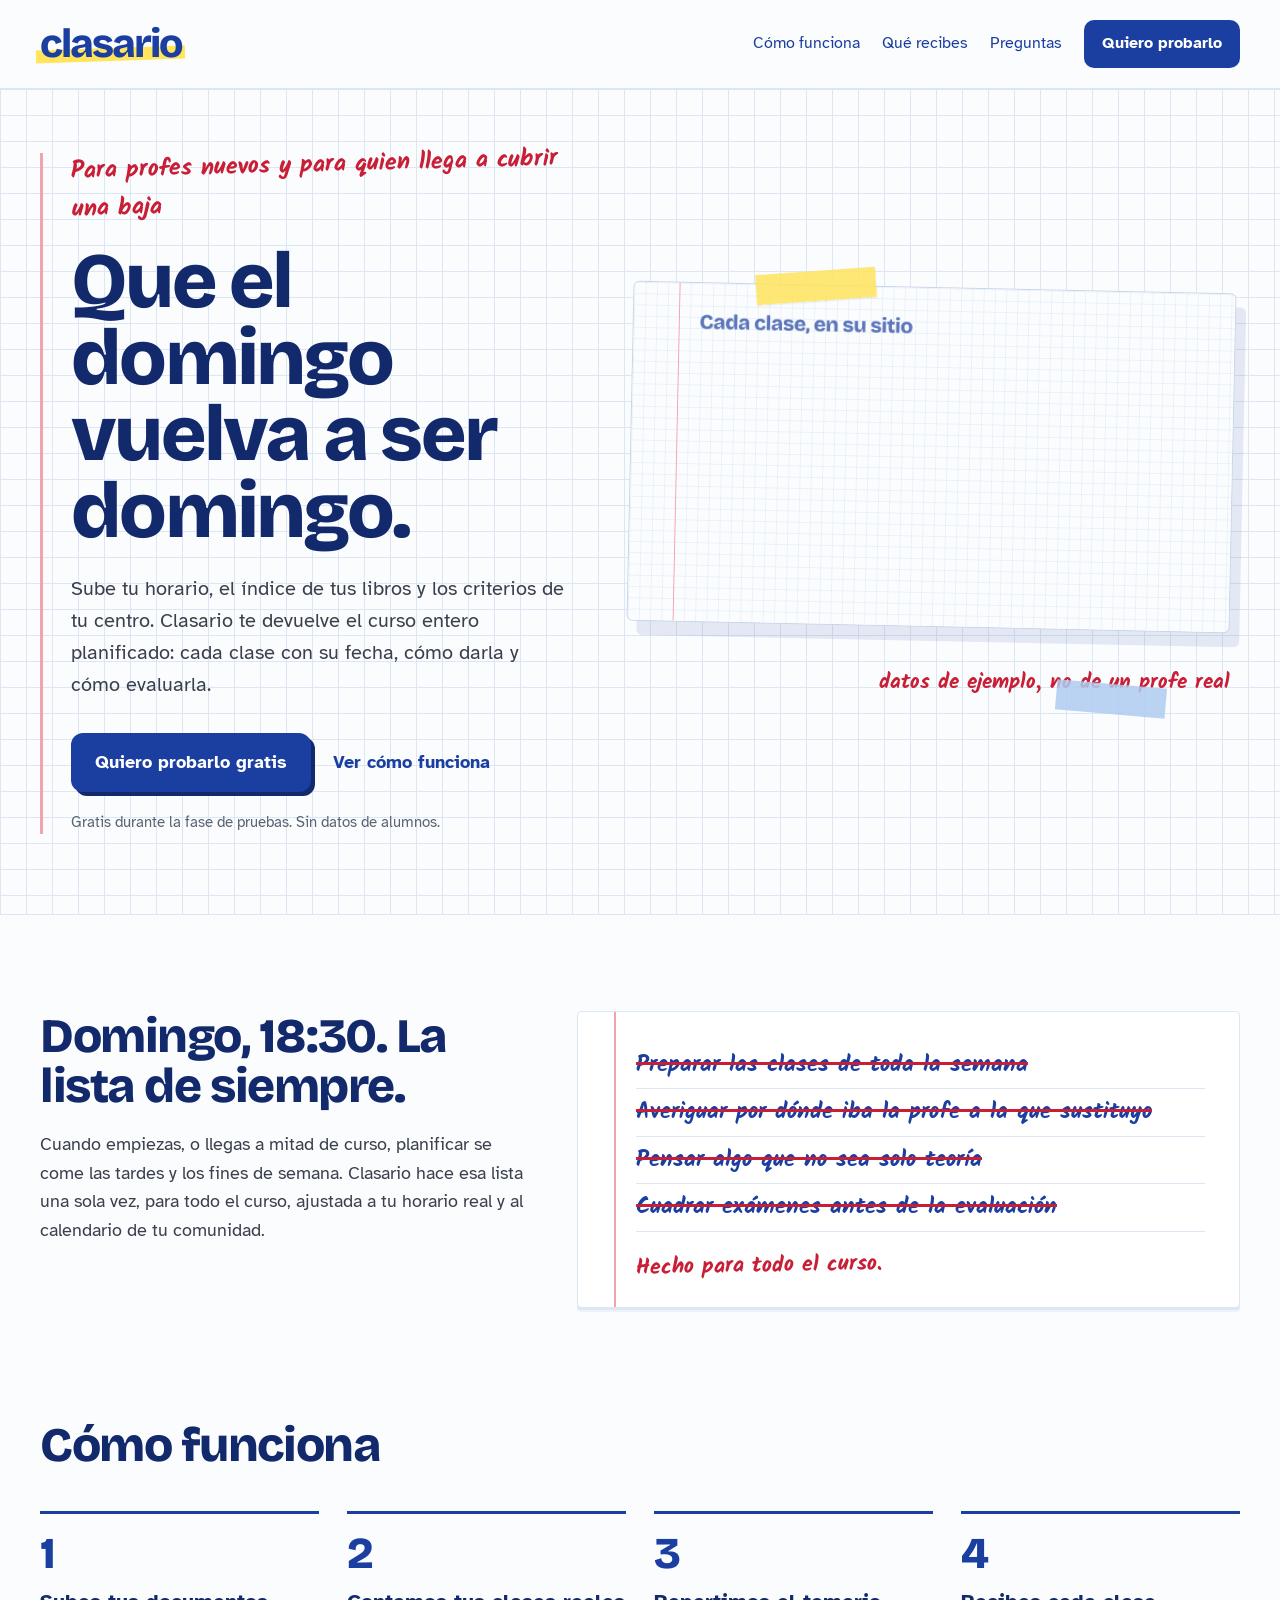
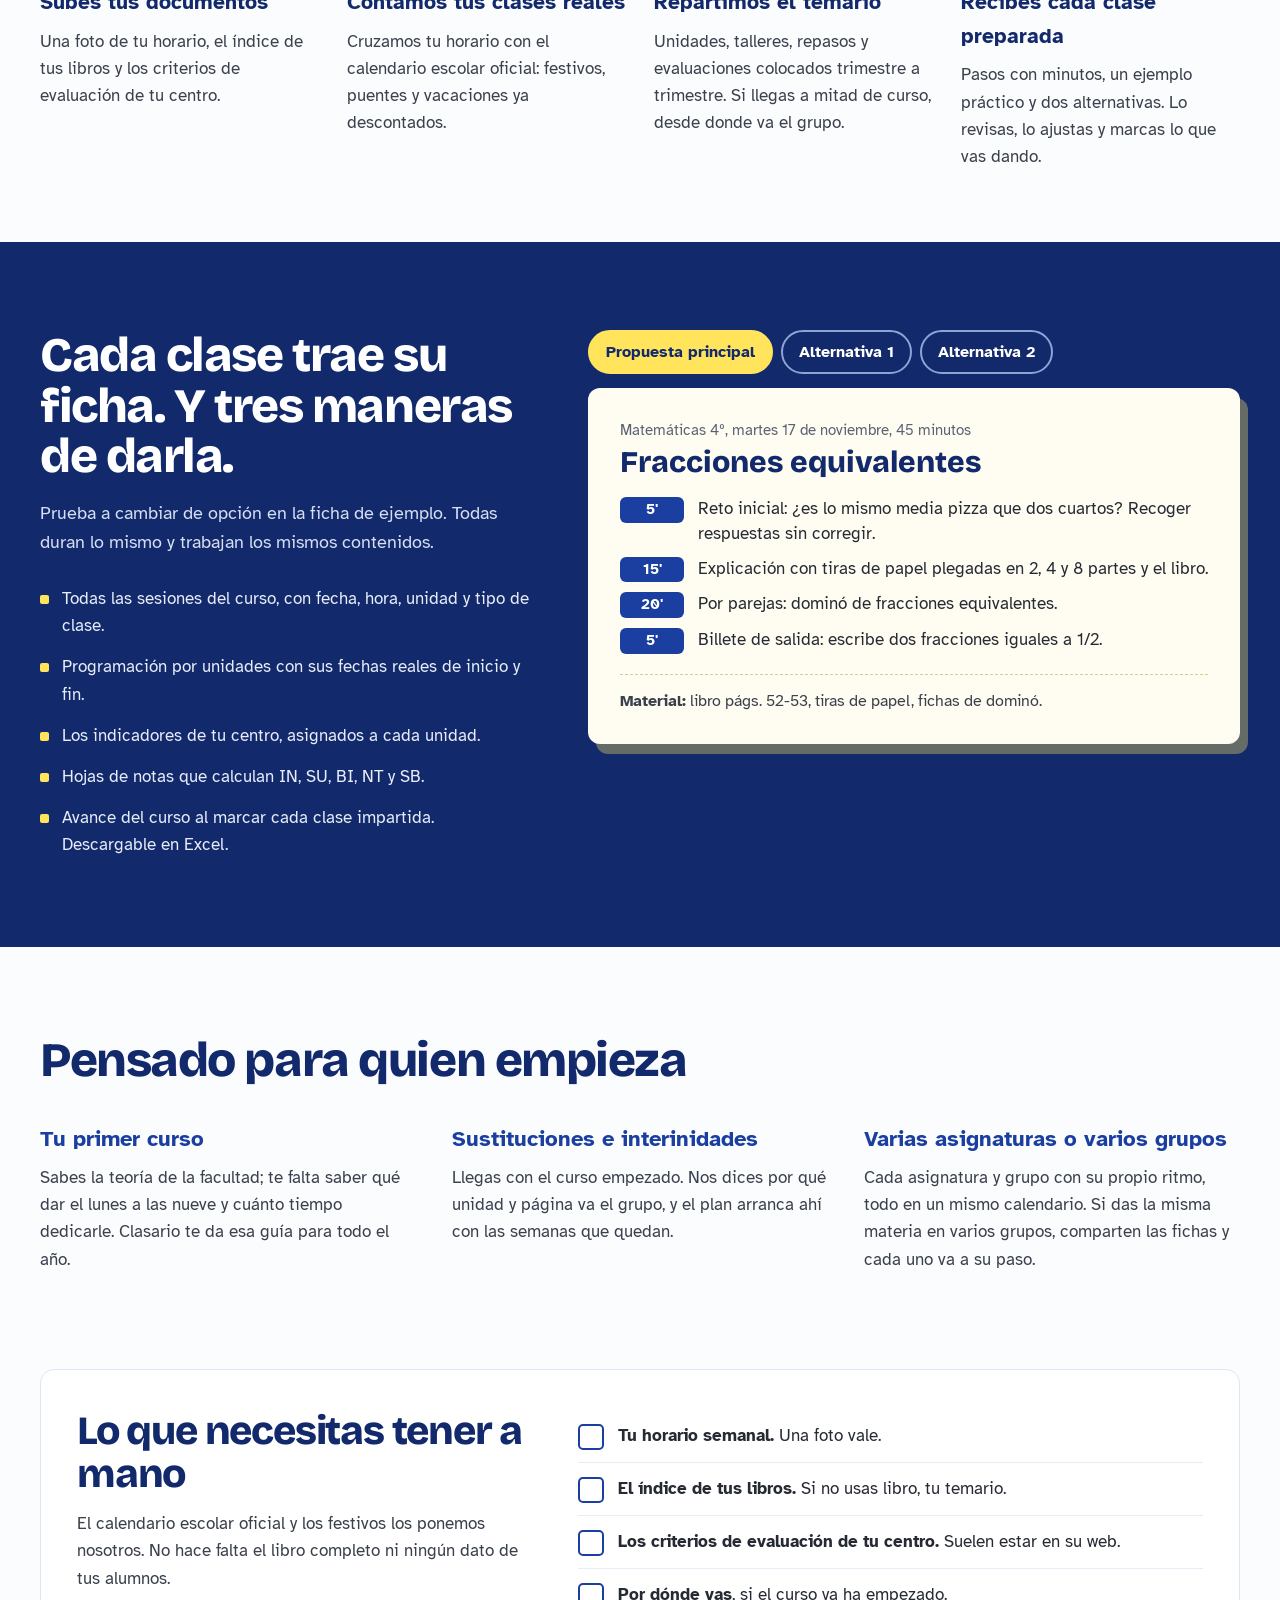
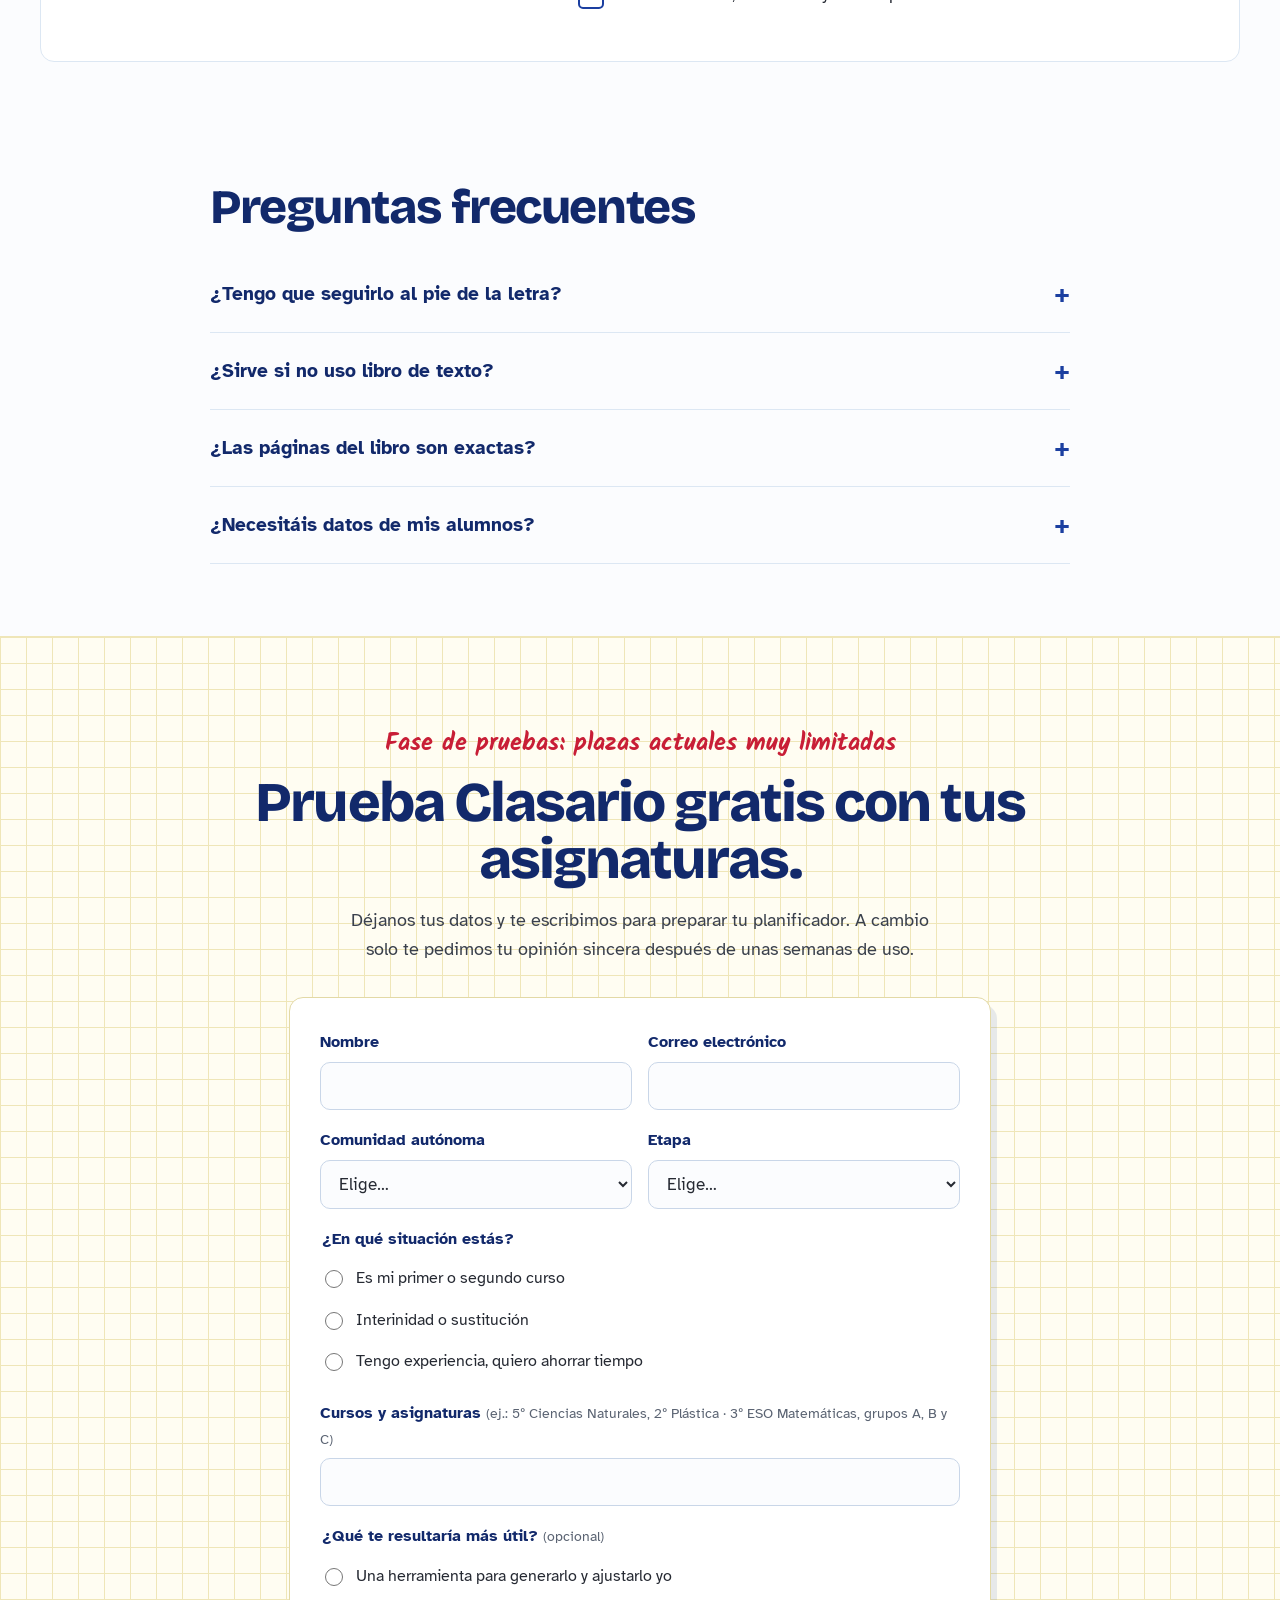
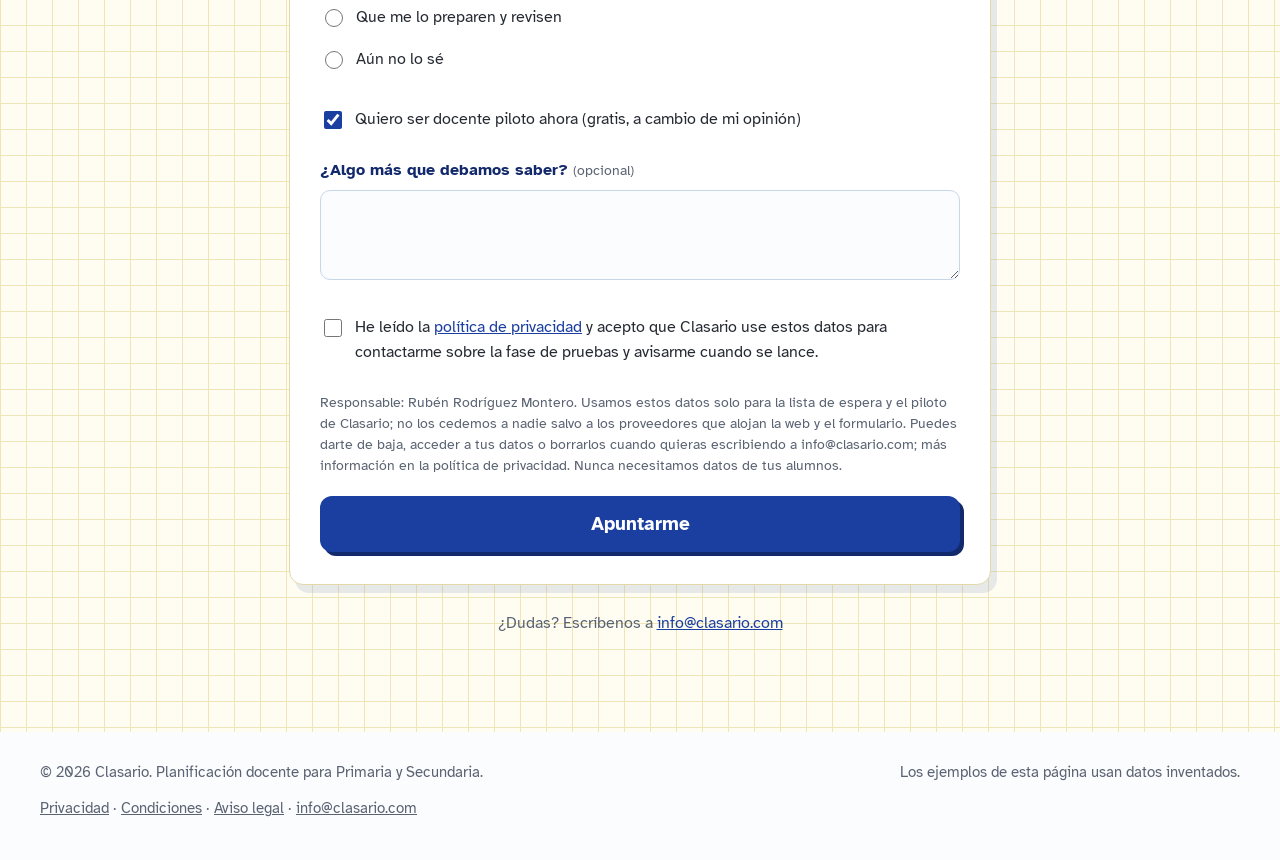
<file: index.html>
<!doctype html>
<html lang="es">
<head>
<meta charset="utf-8">
<meta name="viewport" content="width=device-width, initial-scale=1">
<title>Clasario · tu curso planificado sesión a sesión</title>
<meta name="description" content="Clasario planifica tu curso entero a partir de tu horario, el índice de tus libros y los criterios de tu centro. Para docentes noveles, interinos y sustitutos de Primaria y Secundaria.">
<meta property="og:title" content="Clasario · Que el domingo vuelva a ser domingo">
<meta property="og:description" content="Tu curso, planificado sesión a sesión. Fase de pruebas gratuita para docentes de Primaria y Secundaria.">
<meta property="og:image" content="https://clasario.com/assets/poster.jpg">
<meta property="og:url" content="https://clasario.com/">
<meta property="og:type" content="website">
<meta property="og:locale" content="es_ES">
<meta property="og:site_name" content="Clasario">
<meta property="og:image:width" content="1280">
<meta property="og:image:height" content="720">
<meta property="og:image:alt" content="Planificador de Clasario con las sesiones del curso">
<meta name="twitter:card" content="summary_large_image">
<link rel="canonical" href="https://clasario.com/">
<link rel="icon" href="assets/favicon.svg" type="image/svg+xml">
<link rel="preload" href="assets/fonts/bricolage-grotesque-latin-800-normal.woff2" as="font" type="font/woff2" crossorigin>
<link rel="stylesheet" href="assets/clasario.css">
</head>
<body>
<div style="font-size: 18px; line-height: 1.6">

  <!-- NAV -->
  <header style="max-width: 1200px; margin: 0 auto; padding: 20px 24px; display: flex; flex-wrap: wrap; gap: 16px; align-items: center; justify-content: space-between">
    <a href="#inicio" aria-label="Clasario, inicio" style="text-decoration: none; position: relative; display: inline-block; font-family: 'Bricolage Grotesque', sans-serif; font-weight: 800; font-size: 40px; line-height: 1; letter-spacing: -0.05em; color: #1B3FA0">
      <span style="position: absolute; left: -4px; right: -4px; bottom: 3px; height: 13px; background: #FFE45C; transform: rotate(-2deg); z-index: 0"></span>
      <span style="position: relative">clasario</span>
    </a>
    <nav aria-label="Principal" style="display: flex; flex-wrap: wrap; gap: 8px 22px; align-items: center; font-size: 16px">
      <a href="#como" style="text-decoration: none">Cómo funciona</a>
      <a href="#recibes" style="text-decoration: none">Qué recibes</a>
      <a href="#preguntas" style="text-decoration: none">Preguntas</a>
      <a href="#apuntate" style="text-decoration: none; background: #1B3FA0; color: #FFFFFF; font-weight: 700; padding: 11px 18px; border-radius: 10px; min-height: 44px; box-sizing: border-box; display: inline-flex; align-items: center">Quiero probarlo</a>
    </nav>
  </header>

  <!-- HERO on squared paper -->
  <section id="inicio" style="background-color: #FBFCFE; background-image: linear-gradient(#DCE7F3 1px, transparent 1px), linear-gradient(90deg, #DCE7F3 1px, transparent 1px); background-size: 26px 26px; border-top: 1px solid #DCE7F3; border-bottom: 1px solid #DCE7F3">
    <div style="max-width: 1200px; margin: 0 auto; padding: 64px 24px 80px; display: flex; flex-wrap: wrap; gap: 48px; align-items: center">
      <div style="flex: 1 1 420px; min-width: 0; border-left: 3px solid #F2A3AE; padding-left: 28px">
        <p style="margin: 0 0 14px; font-family: 'Kalam', cursive; font-weight: 700; font-size: 24px; color: #C81E36; transform: rotate(-1.5deg); transform-origin: left">Para profes nuevos y para quien llega a cubrir una baja</p>
        <h1 style="margin: 0; font-family: 'Bricolage Grotesque', sans-serif; font-weight: 800; font-size: clamp(44px, 6.4vw, 78px); line-height: 0.98; letter-spacing: -0.035em; color: #12296B">Que el domingo vuelva a ser domingo.</h1>
        <p style="margin: 24px 0 0; max-width: 34em; font-size: 20px; color: #3A404C">Sube tu horario, el índice de tus libros y los criterios de tu centro. Clasario te devuelve el curso entero planificado: cada clase con su fecha, cómo darla y cómo evaluarla.</p>
        <div style="margin-top: 32px; display: flex; flex-wrap: wrap; gap: 14px; align-items: center">
          <a href="#apuntate" style="text-decoration: none; background: #1B3FA0; color: #FFFFFF; font-weight: 700; font-size: 18px; padding: 15px 24px; border-radius: 12px; box-shadow: 4px 4px 0 #12296B">Quiero probarlo gratis</a>
          <a href="#como" style="text-decoration: none; font-weight: 700; font-size: 18px; padding: 15px 8px">Ver cómo funciona</a>
        </div>
        <p style="margin: 18px 0 0; font-size: 15px; color: #5A6372">Gratis durante la fase de pruebas. Sin datos de alumnos.</p>
      </div>
      <div style="flex: 1 1 520px; min-width: 0; position: relative; padding: 18px 10px">
        <span aria-hidden="true" style="position: absolute; z-index: 2; top: 2px; left: 22%; width: 120px; height: 30px; background: rgba(255, 228, 92, 0.85); transform: rotate(-4deg); box-shadow: 0 1px 2px rgba(0,0,0,0.08)"></span>
        <span aria-hidden="true" style="position: absolute; z-index: 2; bottom: 4px; right: 12%; width: 110px; height: 30px; background: rgba(175, 205, 240, 0.85); transform: rotate(5deg)"></span>
        <video src="assets/clasario-demo.mp4" poster="assets/poster.jpg" autoplay="" muted="" loop="" playsinline="" aria-label="Demostración de 10 segundos: del horario a la ficha de cada clase" style="display: block; width: 100%; height: auto; border-radius: 6px; border: 1px solid #C9D6E8; background: #FFFFFF; transform: rotate(1.2deg); box-shadow: 10px 14px 0 rgba(27, 63, 160, 0.10)"></video>
        <p style="margin: 40px 0 0; text-align: right; font-family: 'Kalam', cursive; font-weight: 700; font-size: 21px; color: #C81E36">datos de ejemplo, no de un profe real</p>
      </div>
    </div>
  </section>

  <!-- SUNDAY LIST -->
  <section style="max-width: 1200px; margin: 0 auto; padding: 96px 24px 40px; display: flex; flex-wrap: wrap; gap: 48px; align-items: flex-start">
    <div style="flex: 1 1 380px; min-width: 0">
      <h2 style="margin: 0; font-family: 'Bricolage Grotesque', sans-serif; font-weight: 800; font-size: clamp(32px, 4vw, 48px); line-height: 1.05; letter-spacing: -0.03em; color: #12296B">Domingo, 18:30. La lista de siempre.</h2>
      <p style="margin: 18px 0 0; max-width: 30em; color: #3A404C">Cuando empiezas, o llegas a mitad de curso, planificar se come las tardes y los fines de semana. Clasario hace esa lista una sola vez, para todo el curso, ajustada a tu horario real y al calendario de tu comunidad.</p>
    </div>
    <div style="flex: 1 1 460px; min-width: 0; background: #FFFFFF; border: 1px solid #DCE7F3; border-radius: 4px; padding: 30px 34px 26px 58px; position: relative; box-shadow: 0 2px 0 #DCE7F3, 0 4px 0 #EEF3F9">
      <span aria-hidden="true" style="position: absolute; left: 36px; top: 0; bottom: 0; width: 2px; background: #F2A3AE"></span>
      <ul style="margin: 0; padding: 0; list-style: none; font-family: 'Kalam', cursive; font-weight: 700; font-size: 23px; line-height: 1.5; color: #1B3FA0">
        <li style="padding: 6px 0; border-bottom: 1px solid #DCE7F3"><s style="text-decoration-color: #C81E36; text-decoration-thickness: 3px">Preparar las clases de toda la semana</s></li>
        <li style="padding: 6px 0; border-bottom: 1px solid #DCE7F3"><s style="text-decoration-color: #C81E36; text-decoration-thickness: 3px">Averiguar por dónde iba la profe a la que sustituyo</s></li>
        <li style="padding: 6px 0; border-bottom: 1px solid #DCE7F3"><s style="text-decoration-color: #C81E36; text-decoration-thickness: 3px">Pensar algo que no sea solo teoría</s></li>
        <li style="padding: 6px 0; border-bottom: 1px solid #DCE7F3"><s style="text-decoration-color: #C81E36; text-decoration-thickness: 3px">Cuadrar exámenes antes de la evaluación</s></li>
      </ul>
      <p style="margin: 14px 0 0; font-family: 'Kalam', cursive; font-weight: 700; font-size: 22px; color: #C81E36; transform: rotate(-1deg)">Hecho para todo el curso.</p>
    </div>
  </section>

  <!-- HOW IT WORKS (a real sequence) -->
  <section id="como" style="max-width: 1200px; margin: 0 auto; padding: 72px 24px">
    <h2 style="margin: 0 0 40px; font-family: 'Bricolage Grotesque', sans-serif; font-weight: 800; font-size: clamp(32px, 4vw, 48px); line-height: 1.05; letter-spacing: -0.03em; color: #12296B">Cómo funciona</h2>
    <ol style="margin: 0; padding: 0; list-style: none; display: grid; grid-template-columns: repeat(auto-fit, minmax(240px, 1fr)); gap: 34px 28px">
      <li style="border-top: 3px solid #1B3FA0; padding-top: 18px">
        <span style="font-family: 'Bricolage Grotesque', sans-serif; font-weight: 800; font-size: 44px; line-height: 1; color: #1B3FA0">1</span>
        <h3 style="margin: 10px 0 8px; font-size: 21px; color: #12296B">Subes tus documentos</h3>
        <p style="margin: 0; font-size: 17px; color: #3A404C">Una foto de tu horario, el índice de tus libros y los criterios de evaluación de tu centro.</p>
      </li>
      <li style="border-top: 3px solid #1B3FA0; padding-top: 18px">
        <span style="font-family: 'Bricolage Grotesque', sans-serif; font-weight: 800; font-size: 44px; line-height: 1; color: #1B3FA0">2</span>
        <h3 style="margin: 10px 0 8px; font-size: 21px; color: #12296B">Contamos tus clases reales</h3>
        <p style="margin: 0; font-size: 17px; color: #3A404C">Cruzamos tu horario con el calendario escolar oficial: festivos, puentes y vacaciones ya descontados.</p>
      </li>
      <li style="border-top: 3px solid #1B3FA0; padding-top: 18px">
        <span style="font-family: 'Bricolage Grotesque', sans-serif; font-weight: 800; font-size: 44px; line-height: 1; color: #1B3FA0">3</span>
        <h3 style="margin: 10px 0 8px; font-size: 21px; color: #12296B">Repartimos el temario</h3>
        <p style="margin: 0; font-size: 17px; color: #3A404C">Unidades, talleres, repasos y evaluaciones colocados trimestre a trimestre. Si llegas a mitad de curso, desde donde va el grupo.</p>
      </li>
      <li style="border-top: 3px solid #1B3FA0; padding-top: 18px">
        <span style="font-family: 'Bricolage Grotesque', sans-serif; font-weight: 800; font-size: 44px; line-height: 1; color: #1B3FA0">4</span>
        <h3 style="margin: 10px 0 8px; font-size: 21px; color: #12296B">Recibes cada clase preparada</h3>
        <p style="margin: 0; font-size: 17px; color: #3A404C">Pasos con minutos, un ejemplo práctico y dos alternativas. Lo revisas, lo ajustas y marcas lo que vas dando.</p>
      </li>
    </ol>
  </section>

  <!-- WHAT YOU GET: interactive session card -->
  <section id="recibes" style="background: #12296B; color: #FFFFFF">
    <div style="max-width: 1200px; margin: 0 auto; padding: 88px 24px; display: flex; flex-wrap: wrap; gap: 56px; align-items: flex-start">
      <div style="flex: 1 1 360px; min-width: 0">
        <h2 style="margin: 0; font-family: 'Bricolage Grotesque', sans-serif; font-weight: 800; font-size: clamp(32px, 4vw, 48px); line-height: 1.05; letter-spacing: -0.03em; color: #FFFFFF">Cada clase trae su ficha. Y tres maneras de darla.</h2>
        <p style="margin: 18px 0 28px; color: #D5DEF2">Prueba a cambiar de opción en la ficha de ejemplo. Todas duran lo mismo y trabajan los mismos contenidos.</p>
        <ul style="margin: 0; padding: 0; list-style: none; display: flex; flex-direction: column; gap: 14px; font-size: 17px; color: #E6ECF8">
          <li style="padding-left: 22px; position: relative"><span aria-hidden="true" style="position: absolute; left: 0; top: 10px; width: 9px; height: 9px; background: #FFE45C; border-radius: 2px"></span>Todas las sesiones del curso, con fecha, hora, unidad y tipo de clase.</li>
          <li style="padding-left: 22px; position: relative"><span aria-hidden="true" style="position: absolute; left: 0; top: 10px; width: 9px; height: 9px; background: #FFE45C; border-radius: 2px"></span>Programación por unidades con sus fechas reales de inicio y fin.</li>
          <li style="padding-left: 22px; position: relative"><span aria-hidden="true" style="position: absolute; left: 0; top: 10px; width: 9px; height: 9px; background: #FFE45C; border-radius: 2px"></span>Los indicadores de tu centro, asignados a cada unidad.</li>
          <li style="padding-left: 22px; position: relative"><span aria-hidden="true" style="position: absolute; left: 0; top: 10px; width: 9px; height: 9px; background: #FFE45C; border-radius: 2px"></span>Hojas de notas que calculan IN, SU, BI, NT y SB.</li>
          <li style="padding-left: 22px; position: relative"><span aria-hidden="true" style="position: absolute; left: 0; top: 10px; width: 9px; height: 9px; background: #FFE45C; border-radius: 2px"></span>Avance del curso al marcar cada clase impartida. Descargable en Excel.</li>
        </ul>
      </div>
      <div style="flex: 1 1 520px; min-width: 0">
        <div role="tablist" aria-label="Opciones de la sesión" style="display: flex; flex-wrap: wrap; gap: 8px; margin-bottom: 14px">
          <button type="button" role="tab" data-i="0" aria-selected="true" style="min-height: 44px; padding: 10px 16px; border-radius: 22px; border: 2px solid #FFE45C; background: #FFE45C; color: #12296B; font: 700 16px &quot;Atkinson Hyperlegible&quot;, sans-serif; cursor: pointer">Propuesta principal</button>
          <button type="button" role="tab" data-i="1" aria-selected="false" style="min-height: 44px; padding: 10px 16px; border-radius: 22px; border: 2px solid #8FA3D6; background: transparent; color: #FFFFFF; font: 700 16px &quot;Atkinson Hyperlegible&quot;, sans-serif; cursor: pointer">Alternativa 1</button>
          <button type="button" role="tab" data-i="2" aria-selected="false" style="min-height: 44px; padding: 10px 16px; border-radius: 22px; border: 2px solid #8FA3D6; background: transparent; color: #FFFFFF; font: 700 16px &quot;Atkinson Hyperlegible&quot;, sans-serif; cursor: pointer">Alternativa 2</button>
        </div>
        <article style="background: #FFFDF2; color: #262A33; border-radius: 12px; padding: 30px 32px; box-shadow: 8px 10px 0 rgba(255, 228, 92, 0.35)">
          <p style="margin: 0; font-size: 15px; color: #5A6372">Matemáticas 4º, martes 17 de noviembre, 45 minutos</p>
          <h3 style="margin: 4px 0 18px; font-family: 'Bricolage Grotesque', sans-serif; font-weight: 800; font-size: 30px; line-height: 1.1; color: #12296B"><span id="c-title">Fracciones equivalentes</span></h3>
          <ol id="c-steps" style="margin: 0; padding: 0; list-style: none; display: flex; flex-direction: column; gap: 10px"></ol>
          <p style="margin: 20px 0 0; padding-top: 14px; border-top: 1px dashed #D9CC86; font-size: 16px; color: #3A404C"><b>Material:</b> <span id="c-mat"></span></p>
        </article>
      </div>
    </div>
  </section>

  <!-- FOR WHOM -->
  <section style="max-width: 1200px; margin: 0 auto; padding: 88px 24px 24px">
    <h2 style="margin: 0 0 36px; font-family: 'Bricolage Grotesque', sans-serif; font-weight: 800; font-size: clamp(32px, 4vw, 48px); line-height: 1.05; letter-spacing: -0.03em; color: #12296B">Pensado para quien empieza</h2>
    <div style="display: grid; grid-template-columns: repeat(auto-fit, minmax(260px, 1fr)); gap: 36px">
      <div>
        <h3 style="margin: 0 0 8px; font-size: 22px; color: #1B3FA0">Tu primer curso</h3>
        <p style="margin: 0; font-size: 17px; color: #3A404C">Sabes la teoría de la facultad; te falta saber qué dar el lunes a las nueve y cuánto tiempo dedicarle. Clasario te da esa guía para todo el año.</p>
      </div>
      <div>
        <h3 style="margin: 0 0 8px; font-size: 22px; color: #1B3FA0">Sustituciones e interinidades</h3>
        <p style="margin: 0; font-size: 17px; color: #3A404C">Llegas con el curso empezado. Nos dices por qué unidad y página va el grupo, y el plan arranca ahí con las semanas que quedan.</p>
      </div>
      <div>
        <h3 style="margin: 0 0 8px; font-size: 22px; color: #1B3FA0">Varias asignaturas o varios grupos</h3>
        <p style="margin: 0; font-size: 17px; color: #3A404C">Cada asignatura y grupo con su propio ritmo, todo en un mismo calendario. Si das la misma materia en varios grupos, comparten las fichas y cada uno va a su paso.</p>
      </div>
    </div>
  </section>

  <!-- WHAT YOU NEED -->
  <section style="max-width: 1200px; margin: 0 auto; padding: 72px 24px">
    <div style="background: #FFFFFF; border: 1px solid #DCE7F3; border-radius: 14px; padding: 40px 36px; display: flex; flex-wrap: wrap; gap: 36px">
      <div style="flex: 1 1 300px; min-width: 0">
        <h2 style="margin: 0; font-family: 'Bricolage Grotesque', sans-serif; font-weight: 800; font-size: clamp(28px, 3.4vw, 40px); line-height: 1.08; letter-spacing: -0.03em; color: #12296B">Lo que necesitas tener a mano</h2>
        <p style="margin: 14px 0 0; font-size: 17px; color: #3A404C">El calendario escolar oficial y los festivos los ponemos nosotros. No hace falta el libro completo ni ningún dato de tus alumnos.</p>
      </div>
      <ul style="flex: 1 1 460px; min-width: 0; margin: 0; padding: 0; list-style: none; font-size: 17px">
        <li style="display: flex; gap: 14px; padding: 12px 0; border-bottom: 1px solid #E6EDF6"><span aria-hidden="true" style="flex: none; width: 22px; height: 22px; border: 2px solid #1B3FA0; border-radius: 5px; margin-top: 2px"></span><span><b>Tu horario semanal.</b> Una foto vale.</span></li>
        <li style="display: flex; gap: 14px; padding: 12px 0; border-bottom: 1px solid #E6EDF6"><span aria-hidden="true" style="flex: none; width: 22px; height: 22px; border: 2px solid #1B3FA0; border-radius: 5px; margin-top: 2px"></span><span><b>El índice de tus libros.</b> Si no usas libro, tu temario.</span></li>
        <li style="display: flex; gap: 14px; padding: 12px 0; border-bottom: 1px solid #E6EDF6"><span aria-hidden="true" style="flex: none; width: 22px; height: 22px; border: 2px solid #1B3FA0; border-radius: 5px; margin-top: 2px"></span><span><b>Los criterios de evaluación de tu centro.</b> Suelen estar en su web.</span></li>
        <li style="display: flex; gap: 14px; padding: 12px 0"><span aria-hidden="true" style="flex: none; width: 22px; height: 22px; border: 2px solid #1B3FA0; border-radius: 5px; margin-top: 2px"></span><span><b>Por dónde vas</b>, si el curso ya ha empezado.</span></li>
      </ul>
    </div>
  </section>

  <!-- FAQ -->
  <section id="preguntas" style="max-width: 860px; margin: 0 auto; padding: 48px 24px 72px">
    <h2 style="margin: 0 0 24px; font-family: 'Bricolage Grotesque', sans-serif; font-weight: 800; font-size: clamp(32px, 4vw, 48px); line-height: 1.05; letter-spacing: -0.03em; color: #12296B">Preguntas frecuentes</h2>
    <details style="border-bottom: 1px solid #DCE7F3; padding: 16px 0">
      <summary style="display: flex; justify-content: space-between; gap: 16px; font-weight: 700; font-size: 19px; color: #12296B; min-height: 44px; align-items: center">¿Tengo que seguirlo al pie de la letra?<span class="plus" aria-hidden="true" style="font-size: 26px; color: #1B3FA0; transition: transform .2s">+</span></summary>
      <p style="margin: 8px 0 0; color: #3A404C">No. Es una base de trabajo: cada clase trae tres opciones y puedes cambiar lo que quieras. El avance y las notas se mantienen.</p>
    </details>
    <details style="border-bottom: 1px solid #DCE7F3; padding: 16px 0">
      <summary style="display: flex; justify-content: space-between; gap: 16px; font-weight: 700; font-size: 19px; color: #12296B; min-height: 44px; align-items: center">¿Sirve si no uso libro de texto?<span class="plus" aria-hidden="true" style="font-size: 26px; color: #1B3FA0; transition: transform .2s">+</span></summary>
      <p style="margin: 8px 0 0; color: #3A404C">Sí. En asignaturas sin libro organizamos el curso en situaciones de aprendizaje a partir de los criterios de tu centro.</p>
    </details>
    <details style="border-bottom: 1px solid #DCE7F3; padding: 16px 0">
      <summary style="display: flex; justify-content: space-between; gap: 16px; font-weight: 700; font-size: 19px; color: #12296B; min-height: 44px; align-items: center">¿Las páginas del libro son exactas?<span class="plus" aria-hidden="true" style="font-size: 26px; color: #1B3FA0; transition: transform .2s">+</span></summary>
      <p style="margin: 8px 0 0; color: #3A404C">Son orientativas, porque se calculan a partir del índice. Si nos indicas la página de inicio de cada apartado, quedan exactas.</p>
    </details>
    <details style="border-bottom: 1px solid #DCE7F3; padding: 16px 0">
      <summary style="display: flex; justify-content: space-between; gap: 16px; font-weight: 700; font-size: 19px; color: #12296B; min-height: 44px; align-items: center">¿Necesitáis datos de mis alumnos?<span class="plus" aria-hidden="true" style="font-size: 26px; color: #1B3FA0; transition: transform .2s">+</span></summary>
      <p style="margin: 8px 0 0; color: #3A404C">No. Las hojas de notas vienen con filas genéricas que rellenas tú en tu ordenador.</p>
    </details>
  </section>

  <!-- FINAL CTA on squared paper -->
  <section id="apuntate" style="background-color: #FFFDF2; background-image: linear-gradient(#EFE6B8 1px, transparent 1px), linear-gradient(90deg, #EFE6B8 1px, transparent 1px); background-size: 26px 26px; border-top: 1px solid #EFE6B8">
    <div style="max-width: 900px; margin: 0 auto; padding: 88px 24px 96px; text-align: center">
      <p style="margin: 0 0 10px; font-family: 'Kalam', cursive; font-weight: 700; font-size: 24px; color: #C81E36">Fase de pruebas: plazas actuales muy limitadas</p>
      <h2 style="margin: 0; font-family: 'Bricolage Grotesque', sans-serif; font-weight: 800; font-size: clamp(34px, 4.6vw, 56px); line-height: 1.02; letter-spacing: -0.035em; color: #12296B">Prueba Clasario gratis con tus asignaturas.</h2>
      <p style="margin: 18px auto 34px; max-width: 34em; color: #3A404C">Déjanos tus datos y te escribimos para preparar tu planificador. A cambio solo te pedimos tu opinión sincera después de unas semanas de uso.</p>
      <form class="form" name="lista-espera" method="POST" action="/gracias.html" data-netlify="true" netlify-honeypot="bot-field">
        <input type="hidden" name="form-name" value="lista-espera">
        <p class="hp"><label>No rellenar: <input name="bot-field"></label></p>

        <div class="two">
          <div class="row">
            <label for="f-nombre">Nombre</label>
            <input id="f-nombre" type="text" name="nombre" autocomplete="given-name" required>
          </div>
          <div class="row">
            <label for="f-email">Correo electrónico</label>
            <input id="f-email" type="email" name="email" autocomplete="email" required>
          </div>
        </div>

        <div class="two">
          <div class="row">
            <label for="f-comunidad">Comunidad autónoma</label>
            <select id="f-comunidad" name="comunidad" required>
              <option value="">Elige…</option>
              <option>Andalucía</option><option>Aragón</option><option>Asturias</option><option>Baleares</option>
              <option>Canarias</option><option>Cantabria</option><option>Castilla-La Mancha</option><option>Castilla y León</option>
              <option>Cataluña</option><option>Comunidad Valenciana</option><option>Extremadura</option><option>Galicia</option>
              <option>La Rioja</option><option>Madrid</option><option>Murcia</option><option>Navarra</option>
              <option>País Vasco</option><option>Ceuta</option><option>Melilla</option>
            </select>
          </div>
          <div class="row">
            <label for="f-etapa">Etapa</label>
            <select id="f-etapa" name="etapa" required>
              <option value="">Elige…</option>
              <option>Infantil</option><option>Primaria</option><option>Secundaria / Bachillerato</option><option>Otra</option>
            </select>
          </div>
        </div>

        <fieldset>
          <legend>¿En qué situación estás?</legend>
          <label class="choice"><input type="radio" name="situacion" value="Primer o segundo curso" required> Es mi primer o segundo curso</label>
          <label class="choice"><input type="radio" name="situacion" value="Interinidad o sustitución"> Interinidad o sustitución</label>
          <label class="choice"><input type="radio" name="situacion" value="Con experiencia"> Tengo experiencia, quiero ahorrar tiempo</label>
        </fieldset>

        <div class="row">
          <label for="f-asig">Cursos y asignaturas <span class="opt">(ej.: 5º Ciencias Naturales, 2º Plástica · 3º ESO Matemáticas, grupos A, B y C)</span></label>
          <input id="f-asig" type="text" name="asignaturas">
        </div>

        <fieldset>
          <legend>¿Qué te resultaría más útil? <span class="opt">(opcional)</span></legend>
          <label class="choice"><input type="radio" name="preferencia" value="Hacerlo yo"> Una herramienta para generarlo y ajustarlo yo</label>
          <label class="choice"><input type="radio" name="preferencia" value="Que me lo preparen"> Que me lo preparen y revisen</label>
          <label class="choice"><input type="radio" name="preferencia" value="No lo se"> Aún no lo sé</label>
        </fieldset>

        <div class="row">
          <label class="choice"><input type="checkbox" name="piloto" value="si" checked> Quiero ser docente piloto ahora (gratis, a cambio de mi opinión)</label>
        </div>

        <div class="row">
          <label for="f-com">¿Algo más que debamos saber? <span class="opt">(opcional)</span></label>
          <textarea id="f-com" name="comentario"></textarea>
        </div>

        <div class="row">
          <label class="choice"><input type="checkbox" name="consentimiento" value="acepto" required> <span>He leído la <a href="privacidad.html" target="_blank">política de privacidad</a> y acepto que Clasario use estos datos para contactarme sobre la fase de pruebas y avisarme cuando se lance.</span></label>
        </div>
        <p class="legal">Responsable: Rubén Rodríguez Montero. Usamos estos datos solo para la lista de espera y el piloto de Clasario; no los cedemos a nadie salvo a los proveedores que alojan la web y el formulario. Puedes darte de baja, acceder a tus datos o borrarlos cuando quieras escribiendo a info@clasario.com; más información en la política de privacidad. Nunca necesitamos datos de tus alumnos.</p>
        <button type="submit">Apuntarme</button>
      </form>

      <p style="margin: 26px 0 0; font-size: 16px; color: #5A6372">¿Dudas? Escríbenos a <a href="mailto:info@clasario.com?subject=Planificador%20docente">info@clasario.com</a></p>
    </div>
  </section>

  <footer style="max-width: 1200px; margin: 0 auto; padding: 28px 24px 40px; display: flex; flex-wrap: wrap; gap: 12px 28px; justify-content: space-between; font-size: 15px; color: #5A6372">
    <span>© 2026 Clasario. Planificación docente para Primaria y Secundaria.</span>
    <span>Los ejemplos de esta página usan datos inventados.</span>
    <span><a href="privacidad.html" style="color: #5A6372">Privacidad</a> · <a href="condiciones.html" style="color: #5A6372">Condiciones</a> · <a href="aviso-legal.html" style="color: #5A6372">Aviso legal</a> · <a href="mailto:info@clasario.com" style="color: #5A6372">info@clasario.com</a></span>
  </footer>
</div>
<script>
(function(){
  var opts=[
    {title:'Fracciones equivalentes',material:'libro págs. 52-53, tiras de papel, fichas de dominó.',steps:[["5'","Reto inicial: ¿es lo mismo media pizza que dos cuartos? Recoger respuestas sin corregir."],["15'","Explicación con tiras de papel plegadas en 2, 4 y 8 partes y el libro."],["20'","Por parejas: dominó de fracciones equivalentes."],["5'","Billete de salida: escribe dos fracciones iguales a 1/2."]]},
    {title:'Recetas a escala',material:'tarjetas con una receta sencilla, calculadora.',steps:[["5'","Leer la receta de un bizcocho para 4 personas."],["15'","Explicar cómo cambian las cantidades al hacer media receta o el doble."],["20'","En grupos, adaptar la receta y comprobar que 2/4 de taza es igual a 1/2."],["5'","Puesta en común: ¿qué fracciones han salido iguales?"]]},
    {title:'Fracciones con piezas de construcción',material:'piezas de construcción de distintos tamaños.',steps:[["5'","Mostrar una pieza larga como «la unidad»."],["10'","Descubrir qué piezas forman 1/2, 1/4 y 1/8 de la unidad."],["25'","Por parejas: construir tres formas distintas de hacer 1/2 y dibujarlas."],["5'","Galería rápida y conclusión en el cuaderno."]]}
  ];
  var ON='min-height: 44px; padding: 10px 16px; border-radius: 22px; border: 2px solid #FFE45C; background: #FFE45C; color: #12296B; font: 700 16px \"Atkinson Hyperlegible\", sans-serif; cursor: pointer',OFF='min-height: 44px; padding: 10px 16px; border-radius: 22px; border: 2px solid #8FA3D6; background: transparent; color: #FFFFFF; font: 700 16px \"Atkinson Hyperlegible\", sans-serif; cursor: pointer';
  var tabs=document.querySelectorAll('[role=tab][data-i]');
  function show(i){
    var o=opts[i];
    document.getElementById('c-title').textContent=o.title;
    document.getElementById('c-mat').textContent=o.material;
    var ol=document.getElementById('c-steps');ol.innerHTML='';
    o.steps.forEach(function(s){
      var li=document.createElement('li');
      li.style.cssText='display:flex;gap:14px;align-items:flex-start;font-size:17px;line-height:1.45';
      var b=document.createElement('span');
      b.style.cssText='flex:none;min-width:52px;text-align:center;background:#1B3FA0;color:#FFFFFF;border-radius:6px;font-weight:700;font-size:15px;padding:2px 6px';
      b.textContent=s[0];
      var t=document.createElement('span');t.textContent=s[1];
      li.appendChild(b);li.appendChild(t);ol.appendChild(li);
    });
    tabs.forEach(function(t,j){t.setAttribute('aria-selected',j===i?'true':'false');t.style.cssText=j===i?ON:OFF;});
  }
  tabs.forEach(function(t){t.addEventListener('click',function(){show(+t.dataset.i);});});
  show(0);
  var v=document.querySelector('video');if(v){v.muted=true;var p=v.play&&v.play();if(p&&p.catch)p.catch(function(){});}
})();
</script>
</body>
</html>
</file>
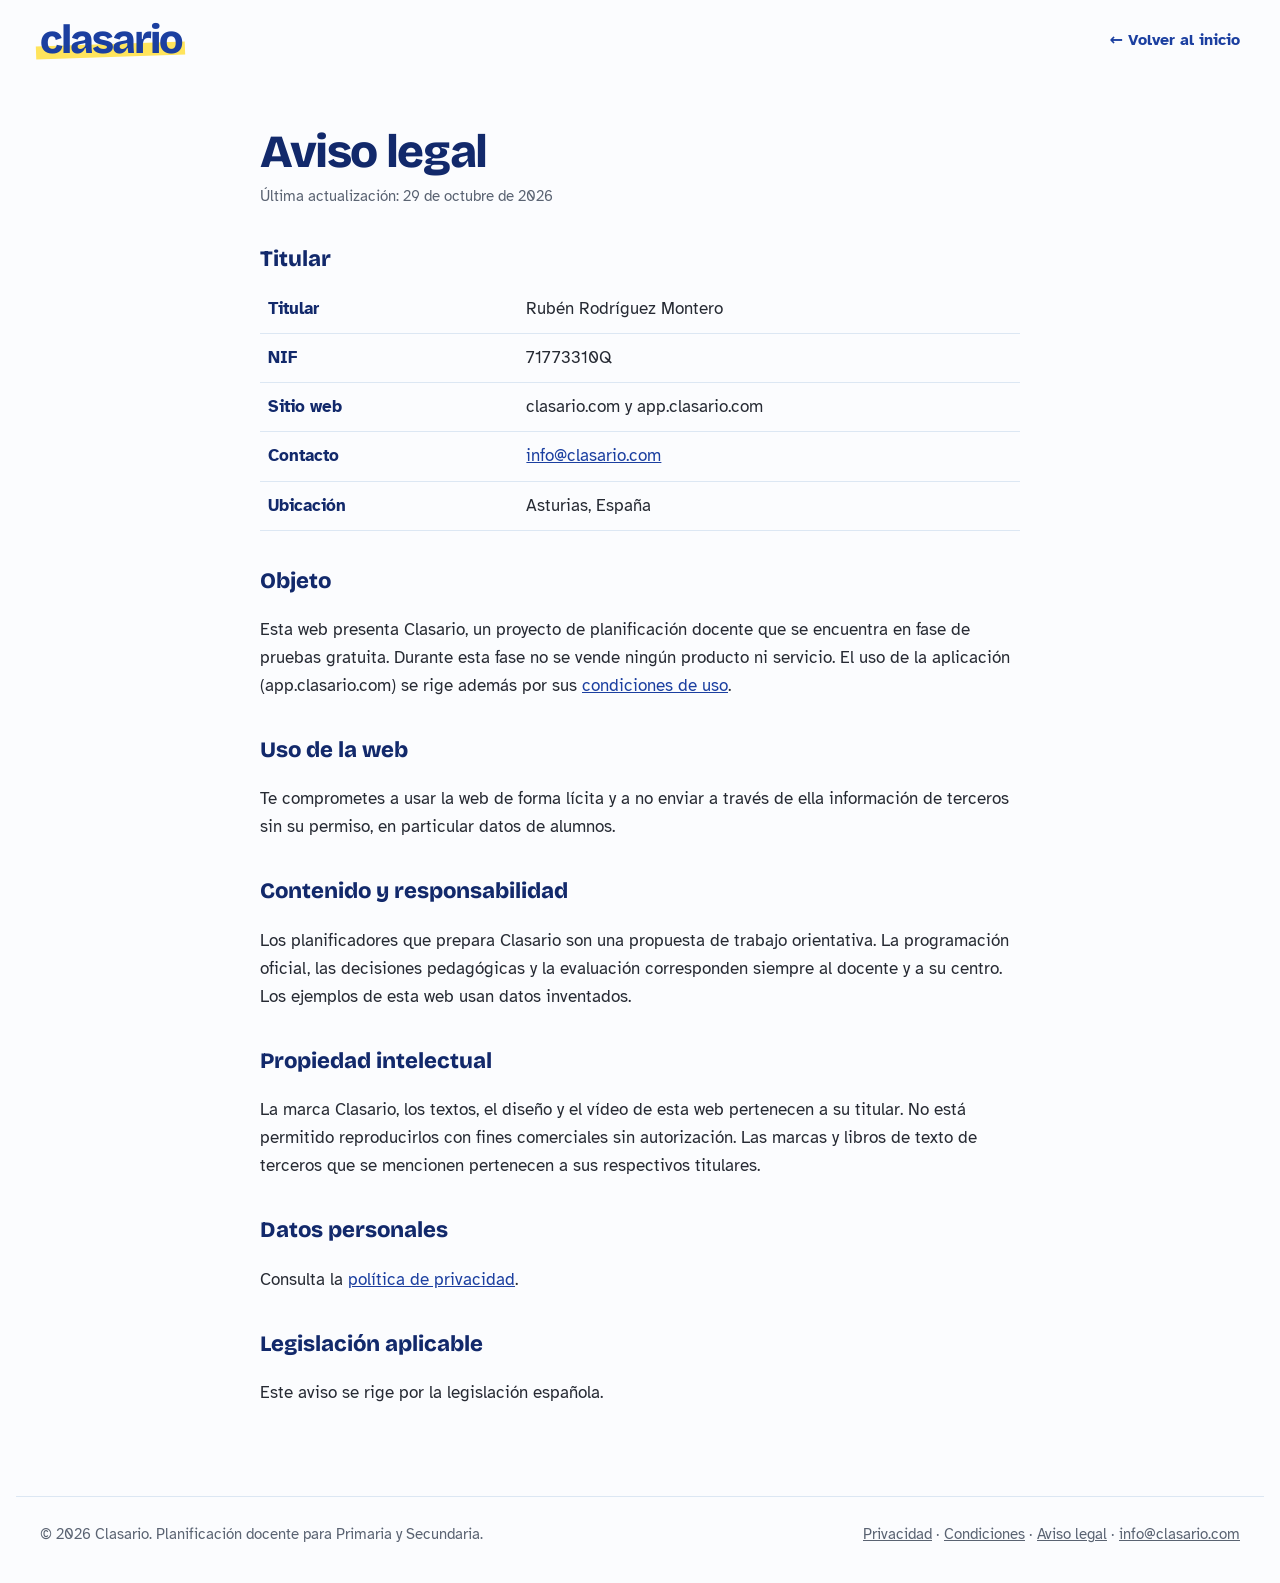
<file: aviso-legal.html>
<!doctype html>
<html lang="es">
<head>
<meta charset="utf-8">
<meta name="viewport" content="width=device-width, initial-scale=1">
<title>Aviso legal · Clasario</title>
<meta name="description" content="Aviso legal de clasario.com.">

<link rel="canonical" href="https://clasario.com/aviso-legal">
<link rel="icon" href="assets/favicon.svg" type="image/svg+xml">
<link rel="stylesheet" href="assets/clasario.css">
</head>
<body>
<header class="top">
  <a class="logo" href="/" aria-label="Clasario, inicio"><span class="hl"></span><span class="tx">clasario</span></a>
  <a href="/" style="font-weight:700;text-decoration:none">← Volver al inicio</a>
</header>
<main class="doc">
<h1>Aviso legal</h1>
<p class="updated">Última actualización: 29 de octubre de 2026</p>

<h2>Titular</h2>
<table>
<tr><td>Titular</td><td>Rubén Rodríguez Montero</td></tr>
<tr><td>NIF</td><td>71773310Q</td></tr>
<tr><td>Sitio web</td><td>clasario.com y app.clasario.com</td></tr>
<tr><td>Contacto</td><td><a href="mailto:info@clasario.com">info@clasario.com</a></td></tr>
<tr><td>Ubicación</td><td>Asturias, España</td></tr>
</table>

<h2>Objeto</h2>
<p>Esta web presenta Clasario, un proyecto de planificación docente que se encuentra en fase de pruebas gratuita. Durante esta fase no se vende ningún producto ni servicio. El uso de la aplicación (app.clasario.com) se rige además por sus <a href="condiciones.html">condiciones de uso</a>.</p>

<h2>Uso de la web</h2>
<p>Te comprometes a usar la web de forma lícita y a no enviar a través de ella información de terceros sin su permiso, en particular datos de alumnos.</p>

<h2>Contenido y responsabilidad</h2>
<p>Los planificadores que prepara Clasario son una propuesta de trabajo orientativa. La programación oficial, las decisiones pedagógicas y la evaluación corresponden siempre al docente y a su centro. Los ejemplos de esta web usan datos inventados.</p>

<h2>Propiedad intelectual</h2>
<p>La marca Clasario, los textos, el diseño y el vídeo de esta web pertenecen a su titular. No está permitido reproducirlos con fines comerciales sin autorización. Las marcas y libros de texto de terceros que se mencionen pertenecen a sus respectivos titulares.</p>

<h2>Datos personales</h2>
<p>Consulta la <a href="privacidad.html">política de privacidad</a>.</p>

<h2>Legislación aplicable</h2>
<p>Este aviso se rige por la legislación española.</p>

</main>
<footer class="foot">
  <span>© 2026 Clasario. Planificación docente para Primaria y Secundaria.</span>
  <span><a href="privacidad.html">Privacidad</a> · <a href="condiciones.html">Condiciones</a> · <a href="aviso-legal.html">Aviso legal</a> · <a href="mailto:info@clasario.com">info@clasario.com</a></span>
</footer>
</body>
</html>
</file>
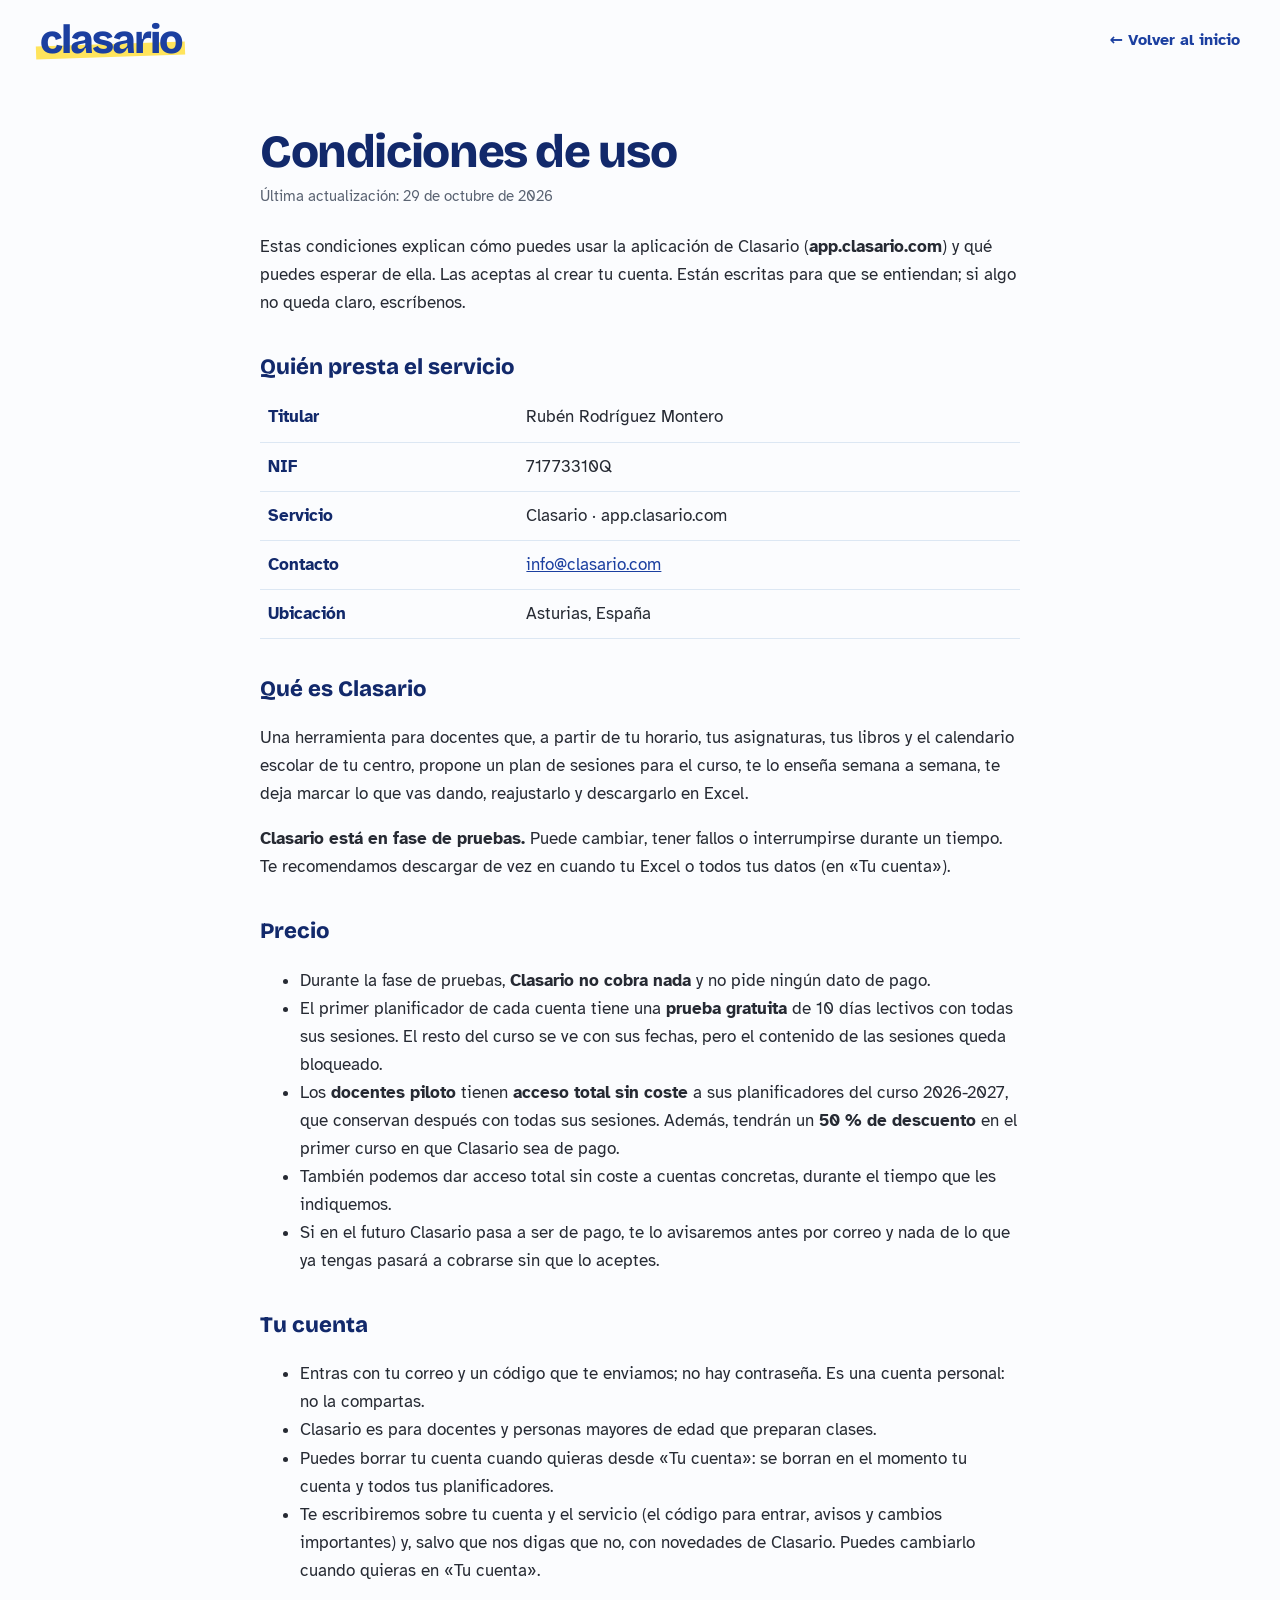
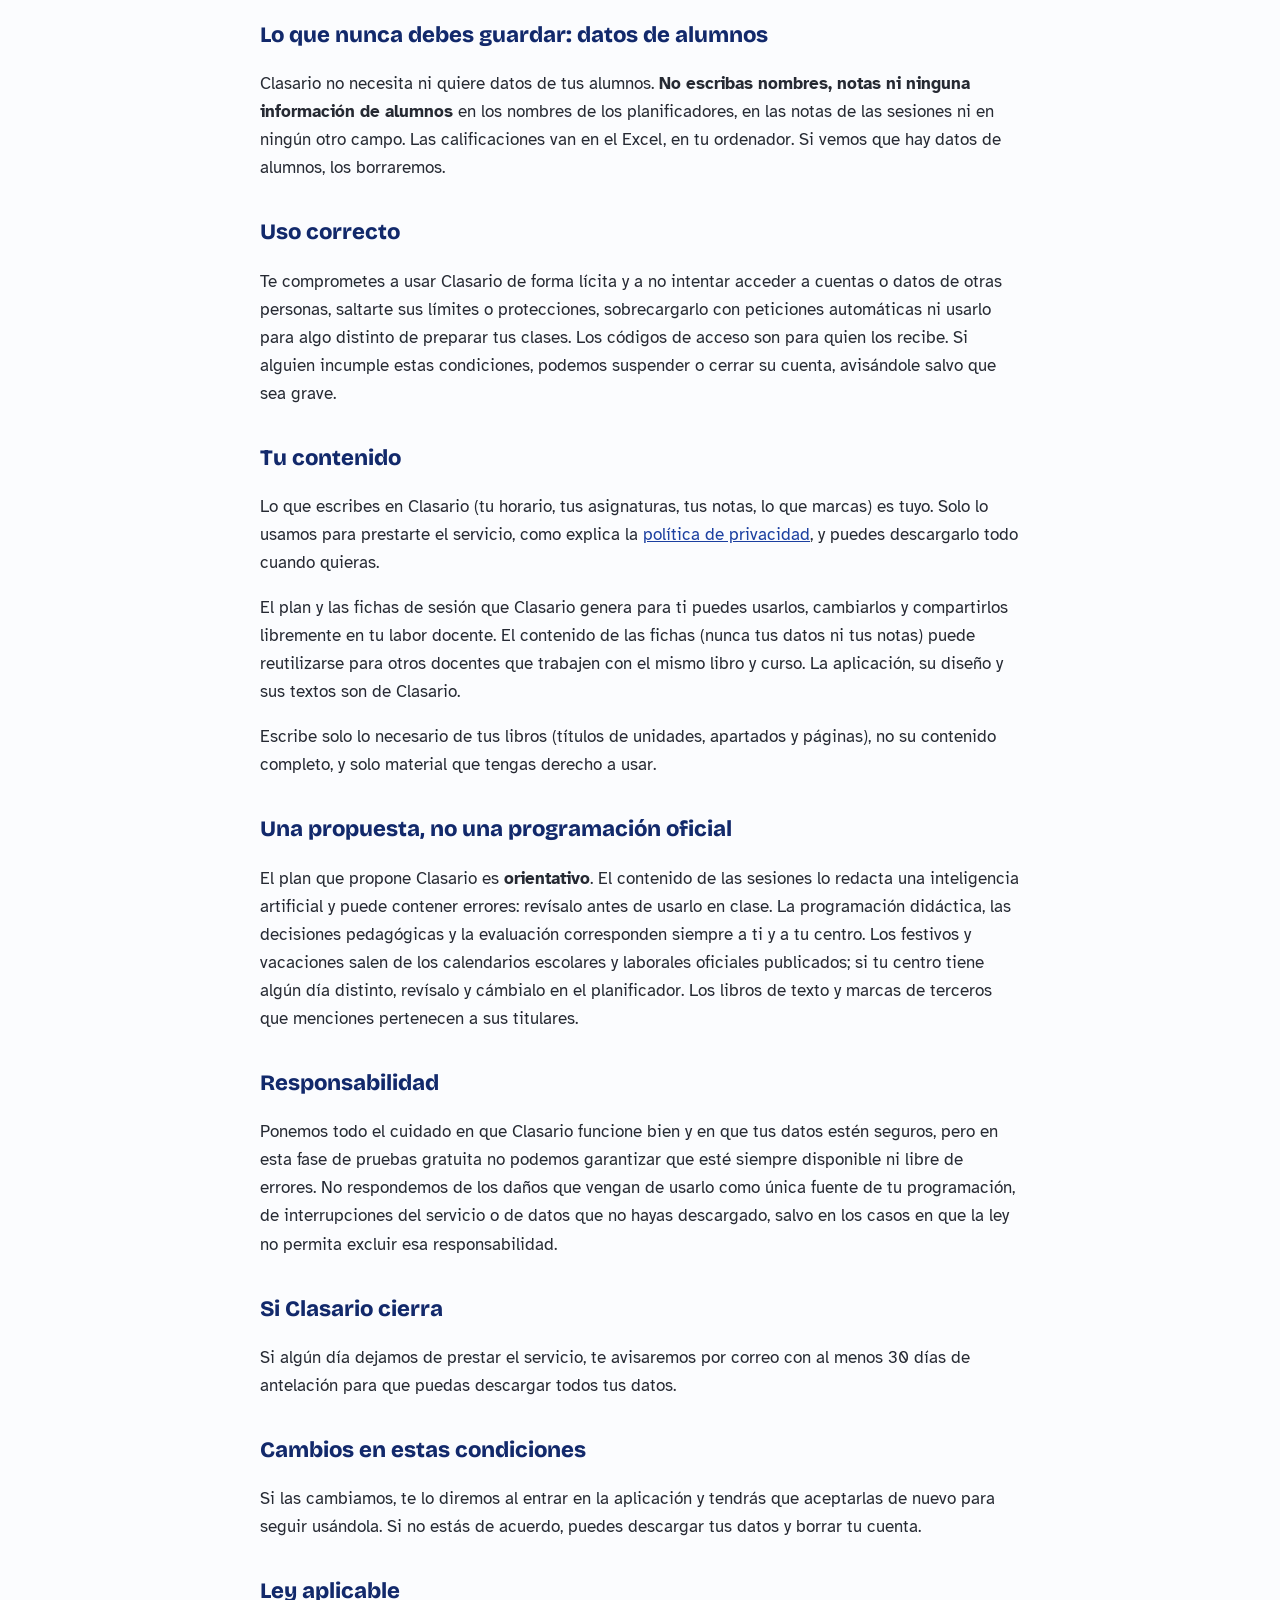
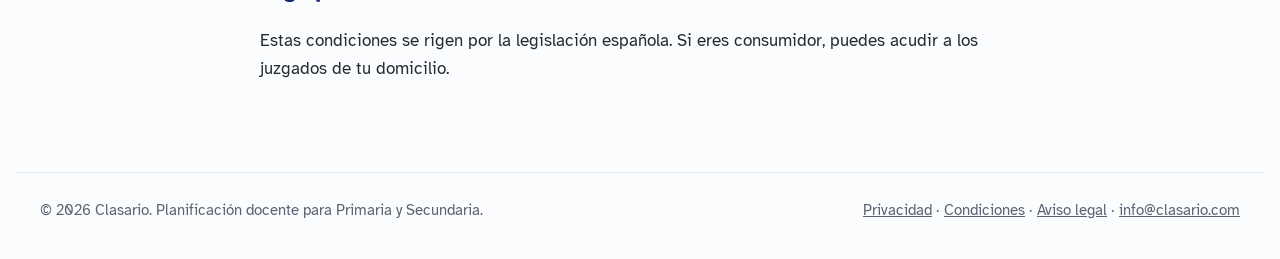
<file: condiciones.html>
<!doctype html>
<html lang="es">
<head>
<meta charset="utf-8">
<meta name="viewport" content="width=device-width, initial-scale=1">
<title>Condiciones de uso · Clasario</title>
<meta name="description" content="Las condiciones para usar la aplicación de Clasario durante su fase de pruebas.">

<link rel="canonical" href="https://clasario.com/condiciones">
<link rel="icon" href="assets/favicon.svg" type="image/svg+xml">
<link rel="stylesheet" href="assets/clasario.css">
</head>
<body>
<header class="top">
  <a class="logo" href="/" aria-label="Clasario, inicio"><span class="hl"></span><span class="tx">clasario</span></a>
  <a href="/" style="font-weight:700;text-decoration:none">← Volver al inicio</a>
</header>
<main class="doc">
<h1>Condiciones de uso</h1>
<p class="updated">Última actualización: 29 de octubre de 2026</p>
<p>Estas condiciones explican cómo puedes usar la aplicación de Clasario (<b>app.clasario.com</b>) y qué puedes esperar de ella. Las aceptas al crear tu cuenta. Están escritas para que se entiendan; si algo no queda claro, escríbenos.</p>

<h2>Quién presta el servicio</h2>
<table>
<tr><td>Titular</td><td>Rubén Rodríguez Montero</td></tr>
<tr><td>NIF</td><td>71773310Q</td></tr>
<tr><td>Servicio</td><td>Clasario · app.clasario.com</td></tr>
<tr><td>Contacto</td><td><a href="mailto:info@clasario.com">info@clasario.com</a></td></tr>
<tr><td>Ubicación</td><td>Asturias, España</td></tr>
</table>

<h2>Qué es Clasario</h2>
<p>Una herramienta para docentes que, a partir de tu horario, tus asignaturas, tus libros y el calendario escolar de tu centro, propone un plan de sesiones para el curso, te lo enseña semana a semana, te deja marcar lo que vas dando, reajustarlo y descargarlo en Excel.</p>
<p><b>Clasario está en fase de pruebas.</b> Puede cambiar, tener fallos o interrumpirse durante un tiempo. Te recomendamos descargar de vez en cuando tu Excel o todos tus datos (en «Tu cuenta»).</p>

<h2>Precio</h2>
<ul>
<li>Durante la fase de pruebas, <b>Clasario no cobra nada</b> y no pide ningún dato de pago.</li>
<li>El primer planificador de cada cuenta tiene una <b>prueba gratuita</b> de 10 días lectivos con todas sus sesiones. El resto del curso se ve con sus fechas, pero el contenido de las sesiones queda bloqueado.</li>
<li>Los <b>docentes piloto</b> tienen <b>acceso total sin coste</b> a sus planificadores del curso 2026-2027, que conservan después con todas sus sesiones. Además, tendrán un <b>50 % de descuento</b> en el primer curso en que Clasario sea de pago.</li>
<li>También podemos dar acceso total sin coste a cuentas concretas, durante el tiempo que les indiquemos.</li>
<li>Si en el futuro Clasario pasa a ser de pago, te lo avisaremos antes por correo y nada de lo que ya tengas pasará a cobrarse sin que lo aceptes.</li>
</ul>

<h2>Tu cuenta</h2>
<ul>
<li>Entras con tu correo y un código que te enviamos; no hay contraseña. Es una cuenta personal: no la compartas.</li>
<li>Clasario es para docentes y personas mayores de edad que preparan clases.</li>
<li>Puedes borrar tu cuenta cuando quieras desde «Tu cuenta»: se borran en el momento tu cuenta y todos tus planificadores.</li>
<li>Te escribiremos sobre tu cuenta y el servicio (el código para entrar, avisos y cambios importantes) y, salvo que nos digas que no, con novedades de Clasario. Puedes cambiarlo cuando quieras en «Tu cuenta».</li>
</ul>

<h2>Lo que nunca debes guardar: datos de alumnos</h2>
<p>Clasario no necesita ni quiere datos de tus alumnos. <b>No escribas nombres, notas ni ninguna información de alumnos</b> en los nombres de los planificadores, en las notas de las sesiones ni en ningún otro campo. Las calificaciones van en el Excel, en tu ordenador. Si vemos que hay datos de alumnos, los borraremos.</p>

<h2>Uso correcto</h2>
<p>Te comprometes a usar Clasario de forma lícita y a no intentar acceder a cuentas o datos de otras personas, saltarte sus límites o protecciones, sobrecargarlo con peticiones automáticas ni usarlo para algo distinto de preparar tus clases. Los códigos de acceso son para quien los recibe. Si alguien incumple estas condiciones, podemos suspender o cerrar su cuenta, avisándole salvo que sea grave.</p>

<h2>Tu contenido</h2>
<p>Lo que escribes en Clasario (tu horario, tus asignaturas, tus notas, lo que marcas) es tuyo. Solo lo usamos para prestarte el servicio, como explica la <a href="privacidad.html">política de privacidad</a>, y puedes descargarlo todo cuando quieras.</p>
<p>El plan y las fichas de sesión que Clasario genera para ti puedes usarlos, cambiarlos y compartirlos libremente en tu labor docente. El contenido de las fichas (nunca tus datos ni tus notas) puede reutilizarse para otros docentes que trabajen con el mismo libro y curso. La aplicación, su diseño y sus textos son de Clasario.</p>
<p>Escribe solo lo necesario de tus libros (títulos de unidades, apartados y páginas), no su contenido completo, y solo material que tengas derecho a usar.</p>

<h2>Una propuesta, no una programación oficial</h2>
<p>El plan que propone Clasario es <b>orientativo</b>. El contenido de las sesiones lo redacta una inteligencia artificial y puede contener errores: revísalo antes de usarlo en clase. La programación didáctica, las decisiones pedagógicas y la evaluación corresponden siempre a ti y a tu centro. Los festivos y vacaciones salen de los calendarios escolares y laborales oficiales publicados; si tu centro tiene algún día distinto, revísalo y cámbialo en el planificador. Los libros de texto y marcas de terceros que menciones pertenecen a sus titulares.</p>

<h2>Responsabilidad</h2>
<p>Ponemos todo el cuidado en que Clasario funcione bien y en que tus datos estén seguros, pero en esta fase de pruebas gratuita no podemos garantizar que esté siempre disponible ni libre de errores. No respondemos de los daños que vengan de usarlo como única fuente de tu programación, de interrupciones del servicio o de datos que no hayas descargado, salvo en los casos en que la ley no permita excluir esa responsabilidad.</p>

<h2>Si Clasario cierra</h2>
<p>Si algún día dejamos de prestar el servicio, te avisaremos por correo con al menos 30 días de antelación para que puedas descargar todos tus datos.</p>

<h2>Cambios en estas condiciones</h2>
<p>Si las cambiamos, te lo diremos al entrar en la aplicación y tendrás que aceptarlas de nuevo para seguir usándola. Si no estás de acuerdo, puedes descargar tus datos y borrar tu cuenta.</p>

<h2>Ley aplicable</h2>
<p>Estas condiciones se rigen por la legislación española. Si eres consumidor, puedes acudir a los juzgados de tu domicilio.</p>

</main>
<footer class="foot">
  <span>© 2026 Clasario. Planificación docente para Primaria y Secundaria.</span>
  <span><a href="privacidad.html">Privacidad</a> · <a href="condiciones.html">Condiciones</a> · <a href="aviso-legal.html">Aviso legal</a> · <a href="mailto:info@clasario.com">info@clasario.com</a></span>
</footer>
</body>
</html>
</file>
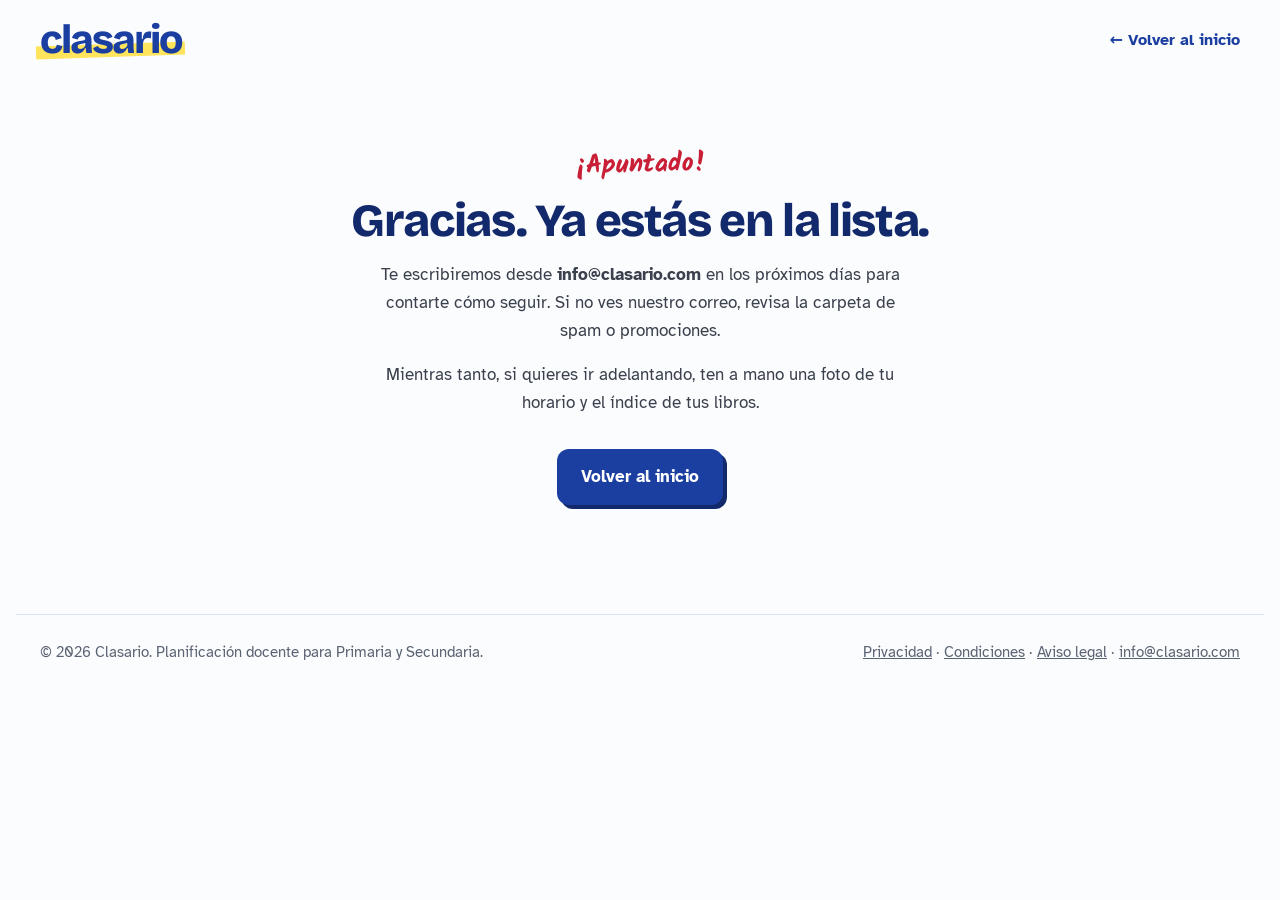
<file: gracias.html>
<!doctype html>
<html lang="es">
<head>
<meta charset="utf-8">
<meta name="viewport" content="width=device-width, initial-scale=1">
<title>Gracias · Clasario</title>
<meta name="description" content="Ya estás en la lista de Clasario.">
<meta name="robots" content="noindex">
<link rel="icon" href="assets/favicon.svg" type="image/svg+xml">
<link rel="stylesheet" href="assets/clasario.css">
</head>
<body>
<header class="top">
  <a class="logo" href="/" aria-label="Clasario, inicio"><span class="hl"></span><span class="tx">clasario</span></a>
  <a href="/" style="font-weight:700;text-decoration:none">← Volver al inicio</a>
</header>
<main class="doc">
<div style="text-align:center;padding:40px 0 20px">
<p style="margin:0 0 10px;font-family:'Kalam',cursive;font-weight:700;font-size:26px;color:#C81E36;transform:rotate(-1.5deg)">¡Apuntado!</p>
<h1 style="margin-top:0">Gracias. Ya estás en la lista.</h1>
<p style="max-width:32em;margin:16px auto 0;color:#3A404C">Te escribiremos desde <b>info@clasario.com</b> en los próximos días para contarte cómo seguir. Si no ves nuestro correo, revisa la carpeta de spam o promociones.</p>
<p style="max-width:32em;margin:16px auto 0;color:#3A404C">Mientras tanto, si quieres ir adelantando, ten a mano una foto de tu horario y el índice de tus libros.</p>
<p style="margin-top:32px"><a href="/" style="display:inline-block;text-decoration:none;background:#1B3FA0;color:#fff;font-weight:700;padding:14px 24px;border-radius:12px;box-shadow:4px 4px 0 #12296B">Volver al inicio</a></p>
</div>
</main>
<footer class="foot">
  <span>© 2026 Clasario. Planificación docente para Primaria y Secundaria.</span>
  <span><a href="privacidad.html">Privacidad</a> · <a href="condiciones.html">Condiciones</a> · <a href="aviso-legal.html">Aviso legal</a> · <a href="mailto:info@clasario.com">info@clasario.com</a></span>
</footer>
</body>
</html>
</file>
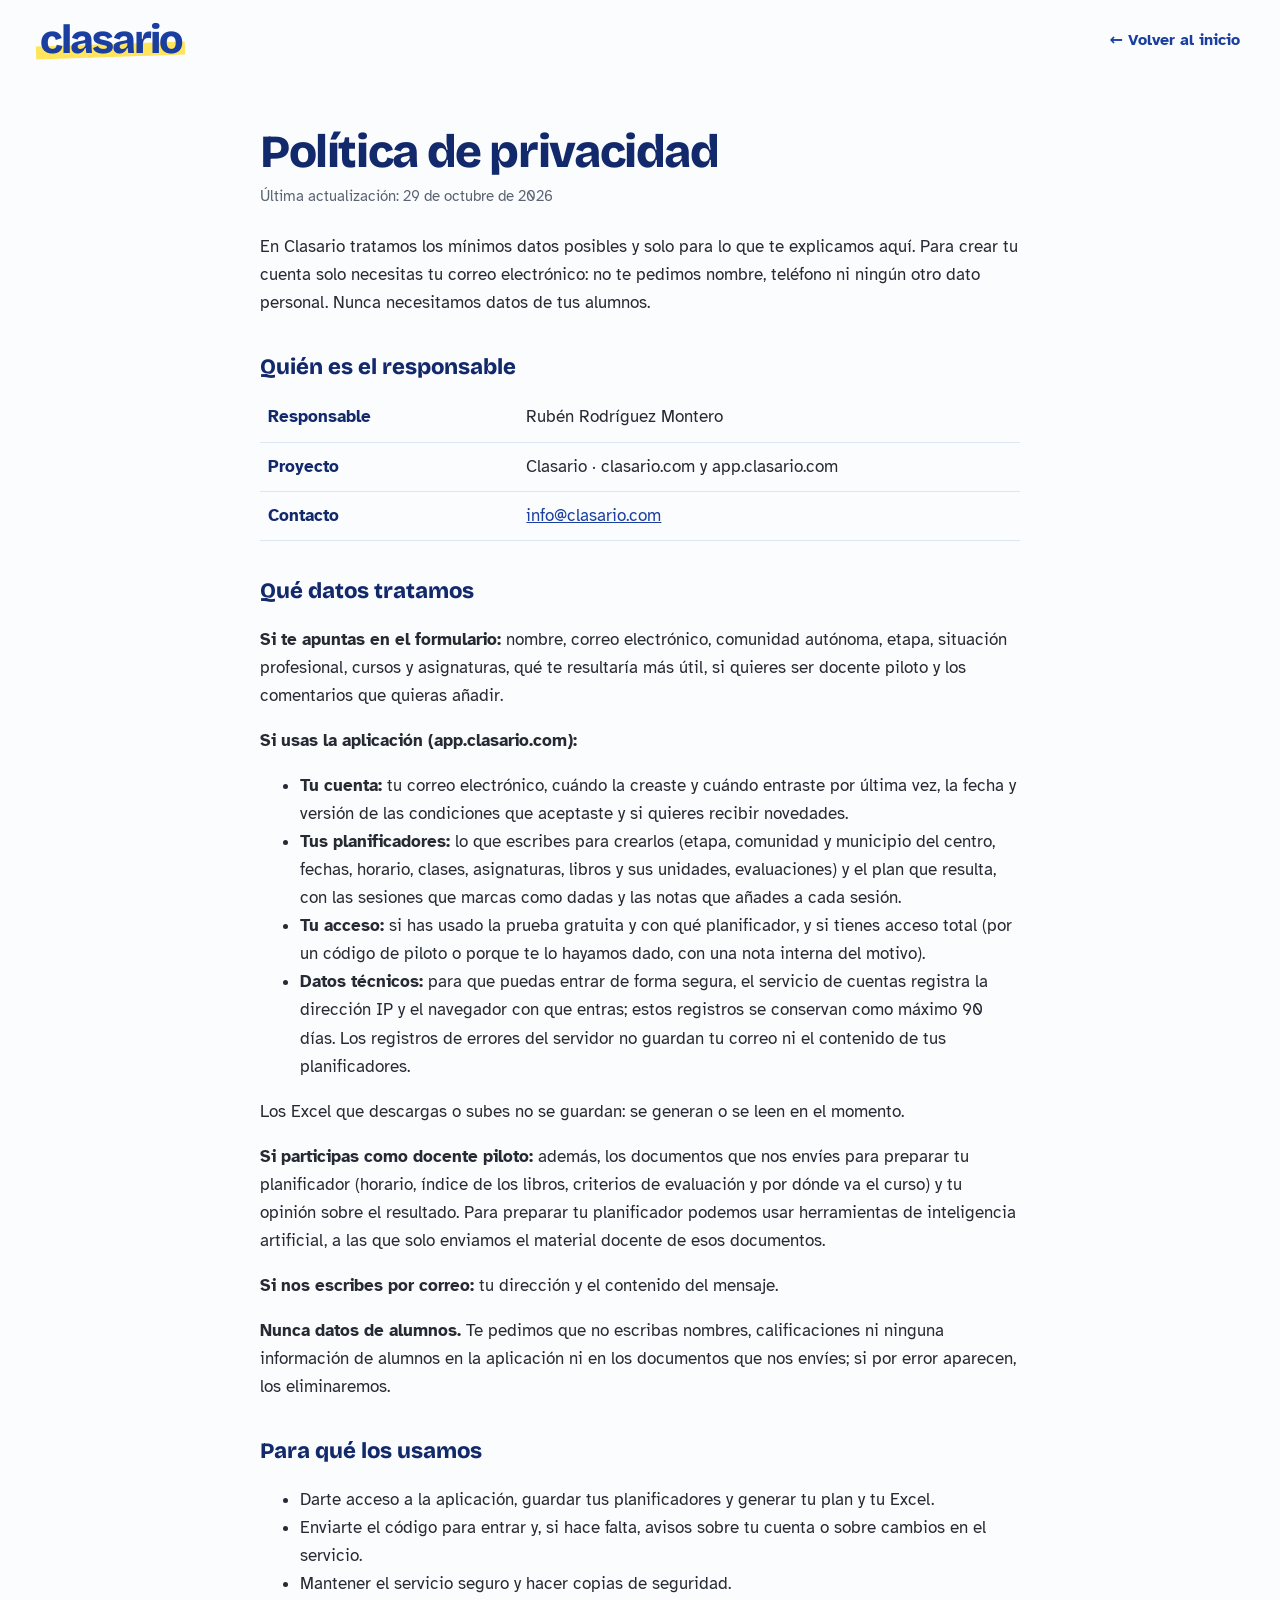
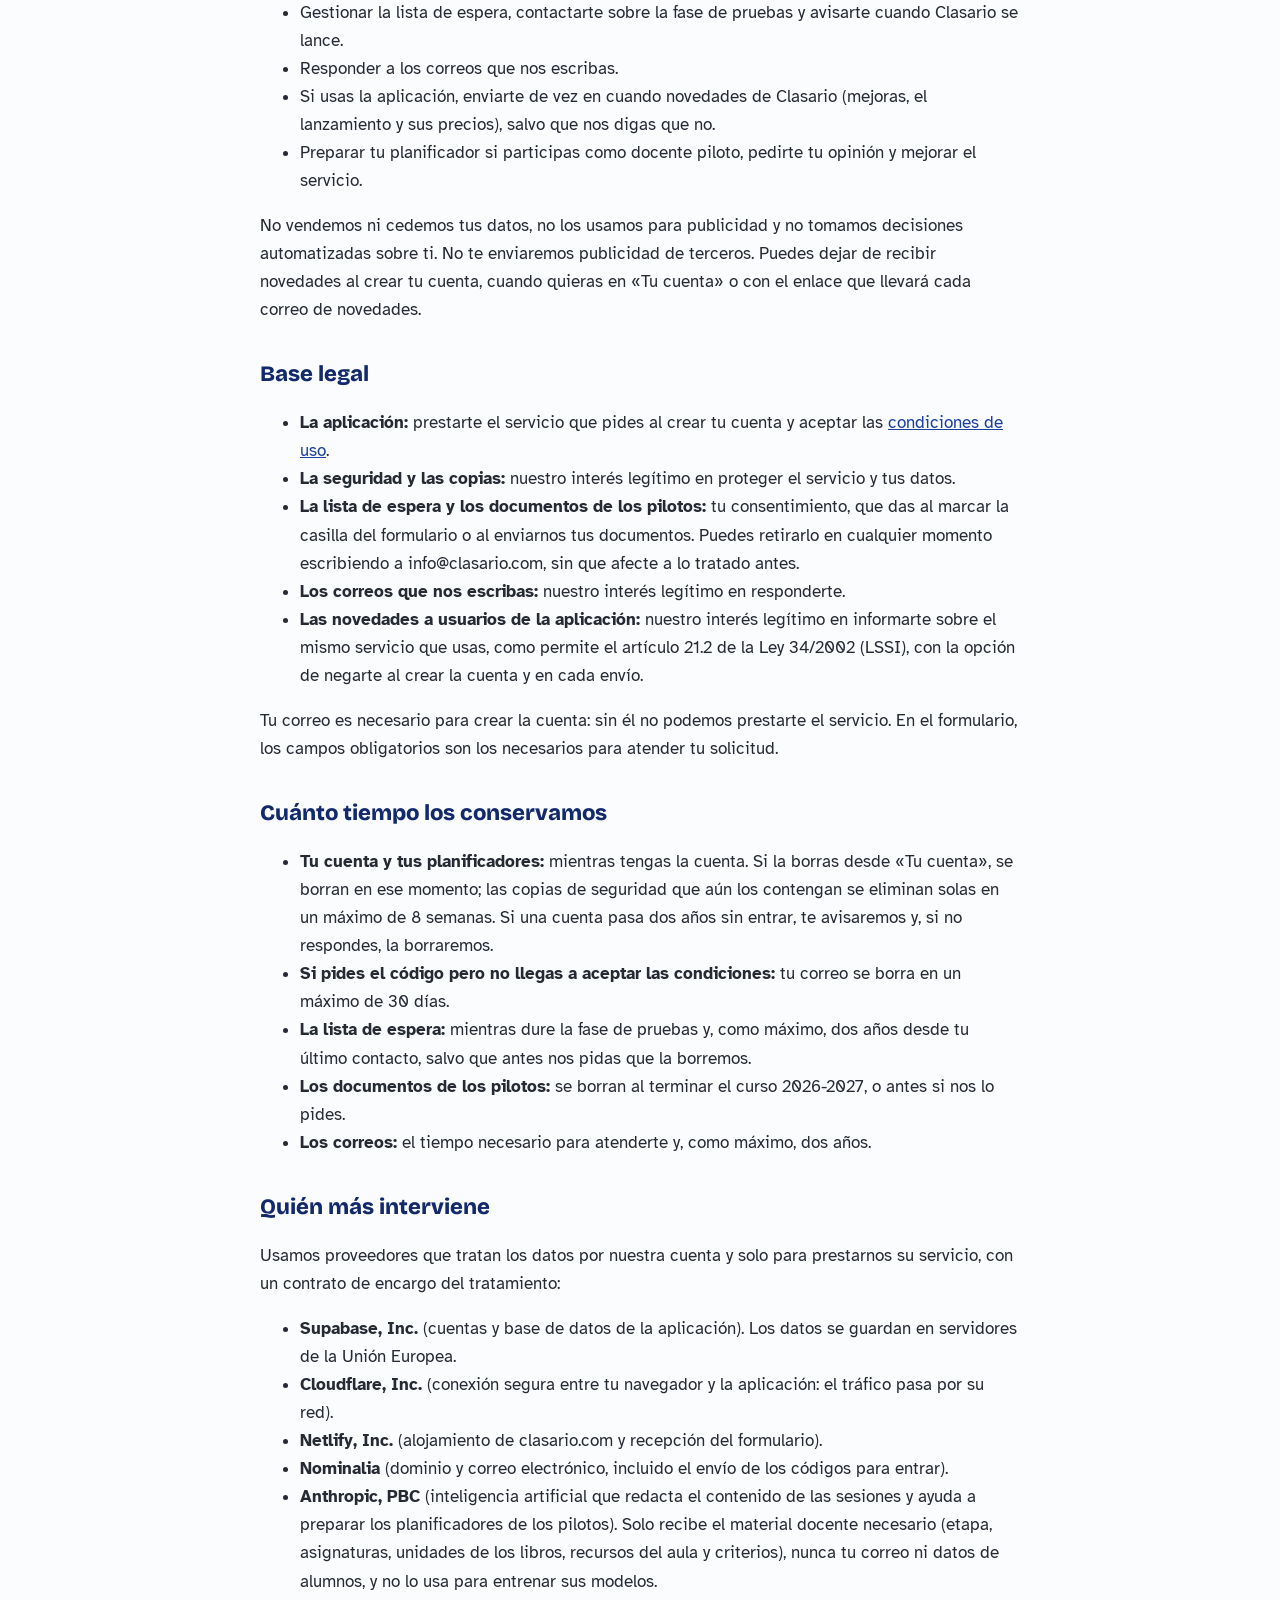
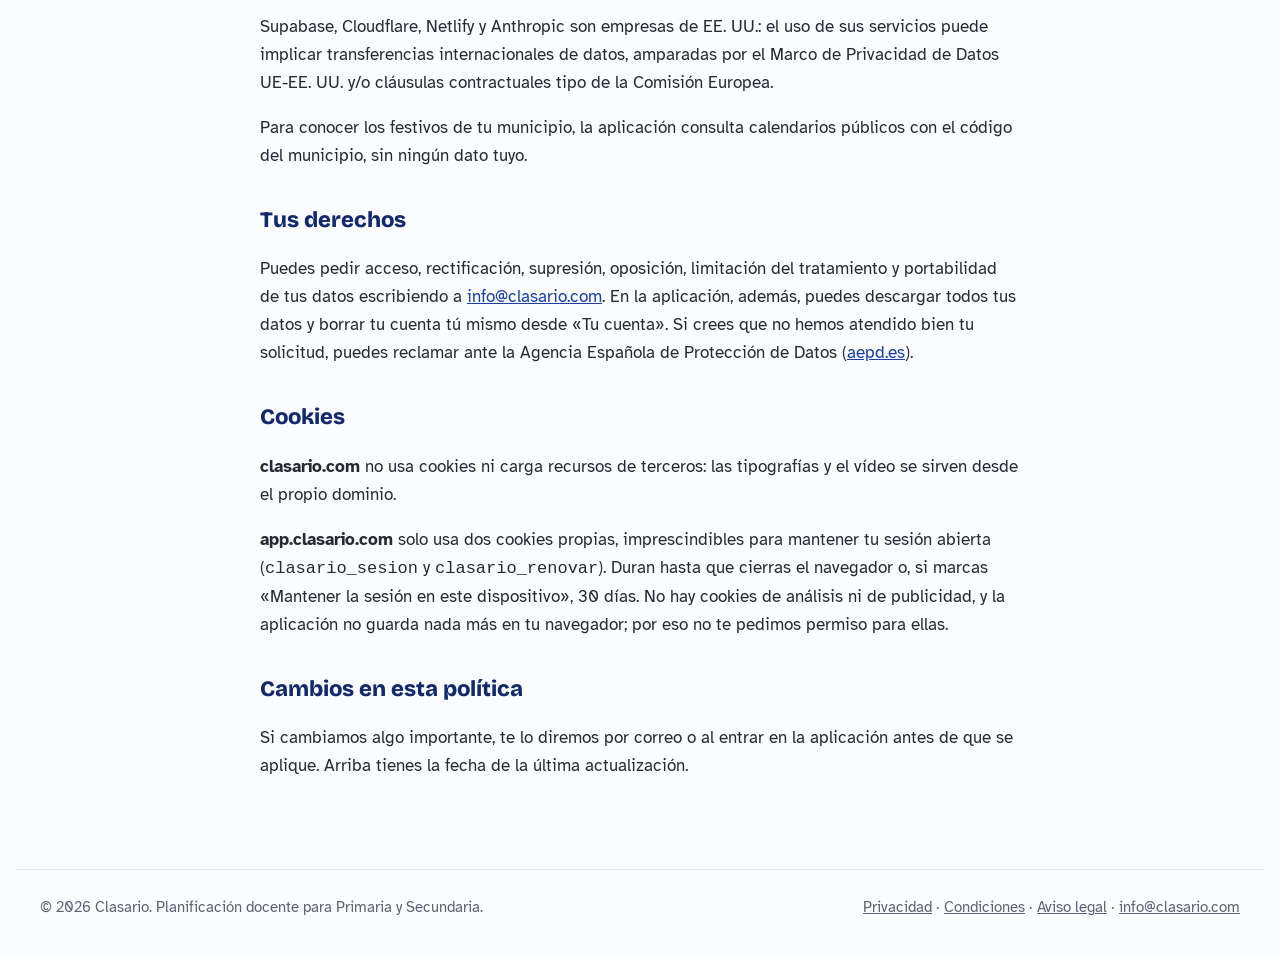
<file: privacidad.html>
<!doctype html>
<html lang="es">
<head>
<meta charset="utf-8">
<meta name="viewport" content="width=device-width, initial-scale=1">
<title>Política de privacidad · Clasario</title>
<meta name="description" content="Cómo trata Clasario tus datos personales.">

<link rel="canonical" href="https://clasario.com/privacidad">
<link rel="icon" href="assets/favicon.svg" type="image/svg+xml">
<link rel="stylesheet" href="assets/clasario.css">
</head>
<body>
<header class="top">
  <a class="logo" href="/" aria-label="Clasario, inicio"><span class="hl"></span><span class="tx">clasario</span></a>
  <a href="/" style="font-weight:700;text-decoration:none">← Volver al inicio</a>
</header>
<main class="doc">
<h1>Política de privacidad</h1>
<p class="updated">Última actualización: 29 de octubre de 2026</p>
<p>En Clasario tratamos los mínimos datos posibles y solo para lo que te explicamos aquí. Para crear tu cuenta solo necesitas tu correo electrónico: no te pedimos nombre, teléfono ni ningún otro dato personal. Nunca necesitamos datos de tus alumnos.</p>

<h2>Quién es el responsable</h2>
<table>
<tr><td>Responsable</td><td>Rubén Rodríguez Montero</td></tr>
<tr><td>Proyecto</td><td>Clasario · clasario.com y app.clasario.com</td></tr>
<tr><td>Contacto</td><td><a href="mailto:info@clasario.com">info@clasario.com</a></td></tr>
</table>

<h2>Qué datos tratamos</h2>
<p><b>Si te apuntas en el formulario:</b> nombre, correo electrónico, comunidad autónoma, etapa, situación profesional, cursos y asignaturas, qué te resultaría más útil, si quieres ser docente piloto y los comentarios que quieras añadir.</p>
<p><b>Si usas la aplicación (app.clasario.com):</b></p>
<ul>
<li><b>Tu cuenta:</b> tu correo electrónico, cuándo la creaste y cuándo entraste por última vez, la fecha y versión de las condiciones que aceptaste y si quieres recibir novedades.</li>
<li><b>Tus planificadores:</b> lo que escribes para crearlos (etapa, comunidad y municipio del centro, fechas, horario, clases, asignaturas, libros y sus unidades, evaluaciones) y el plan que resulta, con las sesiones que marcas como dadas y las notas que añades a cada sesión.</li>
<li><b>Tu acceso:</b> si has usado la prueba gratuita y con qué planificador, y si tienes acceso total (por un código de piloto o porque te lo hayamos dado, con una nota interna del motivo).</li>
<li><b>Datos técnicos:</b> para que puedas entrar de forma segura, el servicio de cuentas registra la dirección IP y el navegador con que entras; estos registros se conservan como máximo 90 días. Los registros de errores del servidor no guardan tu correo ni el contenido de tus planificadores.</li>
</ul>
<p>Los Excel que descargas o subes no se guardan: se generan o se leen en el momento.</p>
<p><b>Si participas como docente piloto:</b> además, los documentos que nos envíes para preparar tu planificador (horario, índice de los libros, criterios de evaluación y por dónde va el curso) y tu opinión sobre el resultado. Para preparar tu planificador podemos usar herramientas de inteligencia artificial, a las que solo enviamos el material docente de esos documentos.</p>
<p><b>Si nos escribes por correo:</b> tu dirección y el contenido del mensaje.</p>
<p><b>Nunca datos de alumnos.</b> Te pedimos que no escribas nombres, calificaciones ni ninguna información de alumnos en la aplicación ni en los documentos que nos envíes; si por error aparecen, los eliminaremos.</p>

<h2>Para qué los usamos</h2>
<ul>
<li>Darte acceso a la aplicación, guardar tus planificadores y generar tu plan y tu Excel.</li>
<li>Enviarte el código para entrar y, si hace falta, avisos sobre tu cuenta o sobre cambios en el servicio.</li>
<li>Mantener el servicio seguro y hacer copias de seguridad.</li>
<li>Gestionar la lista de espera, contactarte sobre la fase de pruebas y avisarte cuando Clasario se lance.</li>
<li>Responder a los correos que nos escribas.</li>
<li>Si usas la aplicación, enviarte de vez en cuando novedades de Clasario (mejoras, el lanzamiento y sus precios), salvo que nos digas que no.</li>
<li>Preparar tu planificador si participas como docente piloto, pedirte tu opinión y mejorar el servicio.</li>
</ul>
<p>No vendemos ni cedemos tus datos, no los usamos para publicidad y no tomamos decisiones automatizadas sobre ti. No te enviaremos publicidad de terceros. Puedes dejar de recibir novedades al crear tu cuenta, cuando quieras en «Tu cuenta» o con el enlace que llevará cada correo de novedades.</p>

<h2>Base legal</h2>
<ul>
<li><b>La aplicación:</b> prestarte el servicio que pides al crear tu cuenta y aceptar las <a href="condiciones.html">condiciones de uso</a>.</li>
<li><b>La seguridad y las copias:</b> nuestro interés legítimo en proteger el servicio y tus datos.</li>
<li><b>La lista de espera y los documentos de los pilotos:</b> tu consentimiento, que das al marcar la casilla del formulario o al enviarnos tus documentos. Puedes retirarlo en cualquier momento escribiendo a info@clasario.com, sin que afecte a lo tratado antes.</li>
<li><b>Los correos que nos escribas:</b> nuestro interés legítimo en responderte.</li>
<li><b>Las novedades a usuarios de la aplicación:</b> nuestro interés legítimo en informarte sobre el mismo servicio que usas, como permite el artículo 21.2 de la Ley 34/2002 (LSSI), con la opción de negarte al crear la cuenta y en cada envío.</li>
</ul>
<p>Tu correo es necesario para crear la cuenta: sin él no podemos prestarte el servicio. En el formulario, los campos obligatorios son los necesarios para atender tu solicitud.</p>

<h2>Cuánto tiempo los conservamos</h2>
<ul>
<li><b>Tu cuenta y tus planificadores:</b> mientras tengas la cuenta. Si la borras desde «Tu cuenta», se borran en ese momento; las copias de seguridad que aún los contengan se eliminan solas en un máximo de 8 semanas. Si una cuenta pasa dos años sin entrar, te avisaremos y, si no respondes, la borraremos.</li>
<li><b>Si pides el código pero no llegas a aceptar las condiciones:</b> tu correo se borra en un máximo de 30 días.</li>
<li><b>La lista de espera:</b> mientras dure la fase de pruebas y, como máximo, dos años desde tu último contacto, salvo que antes nos pidas que la borremos.</li>
<li><b>Los documentos de los pilotos:</b> se borran al terminar el curso 2026-2027, o antes si nos lo pides.</li>
<li><b>Los correos:</b> el tiempo necesario para atenderte y, como máximo, dos años.</li>
</ul>

<h2>Quién más interviene</h2>
<p>Usamos proveedores que tratan los datos por nuestra cuenta y solo para prestarnos su servicio, con un contrato de encargo del tratamiento:</p>
<ul>
<li><b>Supabase, Inc.</b> (cuentas y base de datos de la aplicación). Los datos se guardan en servidores de la Unión Europea.</li>
<li><b>Cloudflare, Inc.</b> (conexión segura entre tu navegador y la aplicación: el tráfico pasa por su red).</li>
<li><b>Netlify, Inc.</b> (alojamiento de clasario.com y recepción del formulario).</li>
<li><b>Nominalia</b> (dominio y correo electrónico, incluido el envío de los códigos para entrar).</li>
<li><b>Anthropic, PBC</b> (inteligencia artificial que redacta el contenido de las sesiones y ayuda a preparar los planificadores de los pilotos). Solo recibe el material docente necesario (etapa, asignaturas, unidades de los libros, recursos del aula y criterios), nunca tu correo ni datos de alumnos, y no lo usa para entrenar sus modelos.</li>
</ul>
<p>Supabase, Cloudflare, Netlify y Anthropic son empresas de EE. UU.: el uso de sus servicios puede implicar transferencias internacionales de datos, amparadas por el Marco de Privacidad de Datos UE-EE. UU. y/o cláusulas contractuales tipo de la Comisión Europea.</p>
<p>Para conocer los festivos de tu municipio, la aplicación consulta calendarios públicos con el código del municipio, sin ningún dato tuyo.</p>

<h2>Tus derechos</h2>
<p>Puedes pedir acceso, rectificación, supresión, oposición, limitación del tratamiento y portabilidad de tus datos escribiendo a <a href="mailto:info@clasario.com">info@clasario.com</a>. En la aplicación, además, puedes descargar todos tus datos y borrar tu cuenta tú mismo desde «Tu cuenta». Si crees que no hemos atendido bien tu solicitud, puedes reclamar ante la Agencia Española de Protección de Datos (<a href="https://www.aepd.es" rel="noopener">aepd.es</a>).</p>

<h2>Cookies</h2>
<p><b>clasario.com</b> no usa cookies ni carga recursos de terceros: las tipografías y el vídeo se sirven desde el propio dominio.</p>
<p><b>app.clasario.com</b> solo usa dos cookies propias, imprescindibles para mantener tu sesión abierta (<code>clasario_sesion</code> y <code>clasario_renovar</code>). Duran hasta que cierras el navegador o, si marcas «Mantener la sesión en este dispositivo», 30 días. No hay cookies de análisis ni de publicidad, y la aplicación no guarda nada más en tu navegador; por eso no te pedimos permiso para ellas.</p>

<h2>Cambios en esta política</h2>
<p>Si cambiamos algo importante, te lo diremos por correo o al entrar en la aplicación antes de que se aplique. Arriba tienes la fecha de la última actualización.</p>

</main>
<footer class="foot">
  <span>© 2026 Clasario. Planificación docente para Primaria y Secundaria.</span>
  <span><a href="privacidad.html">Privacidad</a> · <a href="condiciones.html">Condiciones</a> · <a href="aviso-legal.html">Aviso legal</a> · <a href="mailto:info@clasario.com">info@clasario.com</a></span>
</footer>
</body>
</html>
</file>
<file: assets/clasario.css>
@font-face{font-family:"Atkinson Hyperlegible";font-weight:400;font-style:normal;font-display:swap;src:url(fonts/atkinson-hyperlegible-latin-400-normal.woff2) format("woff2")}
@font-face{font-family:"Atkinson Hyperlegible";font-weight:700;font-style:normal;font-display:swap;src:url(fonts/atkinson-hyperlegible-latin-700-normal.woff2) format("woff2")}
@font-face{font-family:"Bricolage Grotesque";font-weight:600;font-style:normal;font-display:swap;src:url(fonts/bricolage-grotesque-latin-600-normal.woff2) format("woff2")}
@font-face{font-family:"Bricolage Grotesque";font-weight:800;font-style:normal;font-display:swap;src:url(fonts/bricolage-grotesque-latin-800-normal.woff2) format("woff2")}
@font-face{font-family:"Kalam";font-weight:700;font-style:normal;font-display:swap;src:url(fonts/kalam-latin-700-normal.woff2) format("woff2")}

html{scroll-behavior:smooth}
body{margin:0;background:#FBFCFE;color:#262A33;font-family:"Atkinson Hyperlegible",system-ui,sans-serif}
a{color:#1B3FA0}a:hover{color:#12296B}
a:focus-visible,button:focus-visible,summary:focus-visible,input:focus-visible,select:focus-visible,textarea:focus-visible{outline:3px solid #FFB800;outline-offset:3px;border-radius:6px}
summary{cursor:pointer;list-style:none}summary::-webkit-details-marker{display:none}
details[open] .plus{transform:rotate(45deg)}
@media (prefers-reduced-motion: reduce){html{scroll-behavior:auto}}

/* Formulario lista de espera */
.form{max-width:640px;margin:0 auto;text-align:left;background:#FFFFFF;border:1px solid #E3D9A6;border-radius:14px;padding:32px 30px;box-shadow:6px 8px 0 rgba(27,63,160,.10)}
.form .row{margin-bottom:18px}
.form label,.form legend{display:block;font-weight:700;font-size:16px;color:#12296B;margin-bottom:6px}
.form .opt{font-weight:400;color:#5A6372;font-size:14px}
.form input[type=text],.form input[type=email],.form select,.form textarea{width:100%;box-sizing:border-box;font:400 17px "Atkinson Hyperlegible",sans-serif;color:#262A33;padding:12px 14px;border:1.5px solid #C9D6E8;border-radius:10px;background:#FBFCFE;min-height:48px}
.form textarea{min-height:90px;resize:vertical}
.form fieldset{border:0;margin:0 0 18px;padding:0}
.form .choice{display:flex;gap:10px;align-items:flex-start;font-weight:400;font-size:16px;color:#262A33;margin:0;padding:8px 0;cursor:pointer}
.form .choice input{margin-top:4px;width:18px;height:18px;flex:none;accent-color:#1B3FA0}
.form .two{display:grid;grid-template-columns:1fr 1fr;gap:16px}
@media (max-width:560px){.form{padding:24px 18px}.form .two{grid-template-columns:1fr}}
.form .legal{font-size:14px;color:#5A6372;line-height:1.5}
.form button{width:100%;margin-top:6px;border:0;cursor:pointer;background:#1B3FA0;color:#FFFFFF;font:700 19px "Atkinson Hyperlegible",sans-serif;padding:16px 24px;border-radius:12px;box-shadow:4px 4px 0 #12296B;min-height:52px}
.form button:hover{background:#12296B}
.hp{position:absolute;left:-9999px}

/* Páginas legales */
.doc{max-width:760px;margin:0 auto;padding:24px 24px 72px;font-size:17px;line-height:1.65}
.doc h1{font-family:"Bricolage Grotesque",sans-serif;font-weight:800;font-size:clamp(32px,5vw,46px);line-height:1.05;letter-spacing:-.03em;color:#12296B;margin:24px 0 8px}
.doc h2{font-family:"Bricolage Grotesque",sans-serif;font-weight:800;font-size:22px;color:#12296B;margin:32px 0 6px}
.doc .updated{color:#5A6372;font-size:15px;margin:0 0 24px}
.doc table{border-collapse:collapse;width:100%;margin:8px 0}
.doc td{border-bottom:1px solid #DCE7F3;padding:10px 8px;vertical-align:top}
.doc td:first-child{font-weight:700;color:#12296B;width:34%}
.top{max-width:1200px;margin:0 auto;padding:20px 24px;display:flex;justify-content:space-between;align-items:center;gap:16px;flex-wrap:wrap}
.logo{text-decoration:none;position:relative;display:inline-block;font-family:"Bricolage Grotesque",sans-serif;font-weight:800;font-size:40px;line-height:1;letter-spacing:-.05em;color:#1B3FA0}
.logo .hl{position:absolute;left:-4px;right:-4px;bottom:3px;height:13px;background:#FFE45C;transform:rotate(-2deg)}
.logo .tx{position:relative}
.foot{max-width:1200px;margin:0 auto;padding:28px 24px 40px;display:flex;flex-wrap:wrap;gap:12px 28px;justify-content:space-between;font-size:15px;color:#5A6372;border-top:1px solid #DCE7F3}
.foot a{color:#5A6372}
</file>
